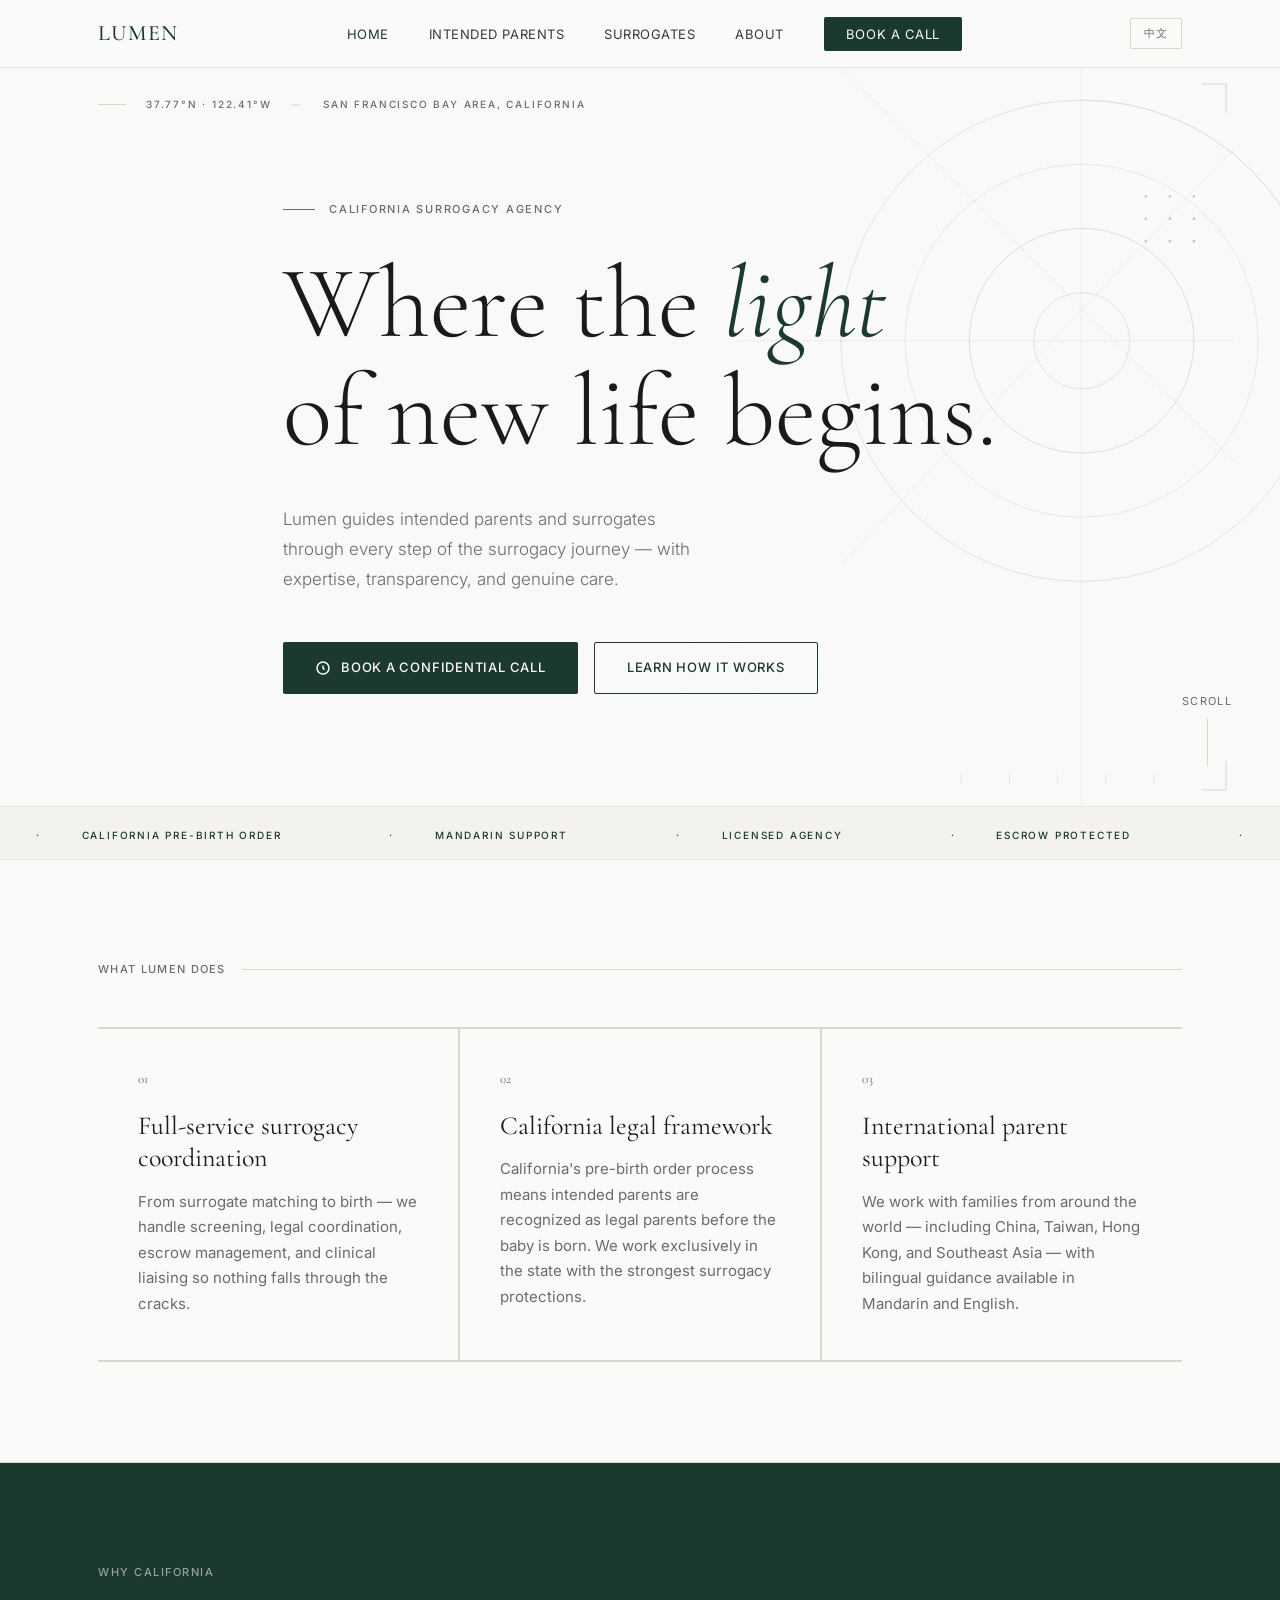
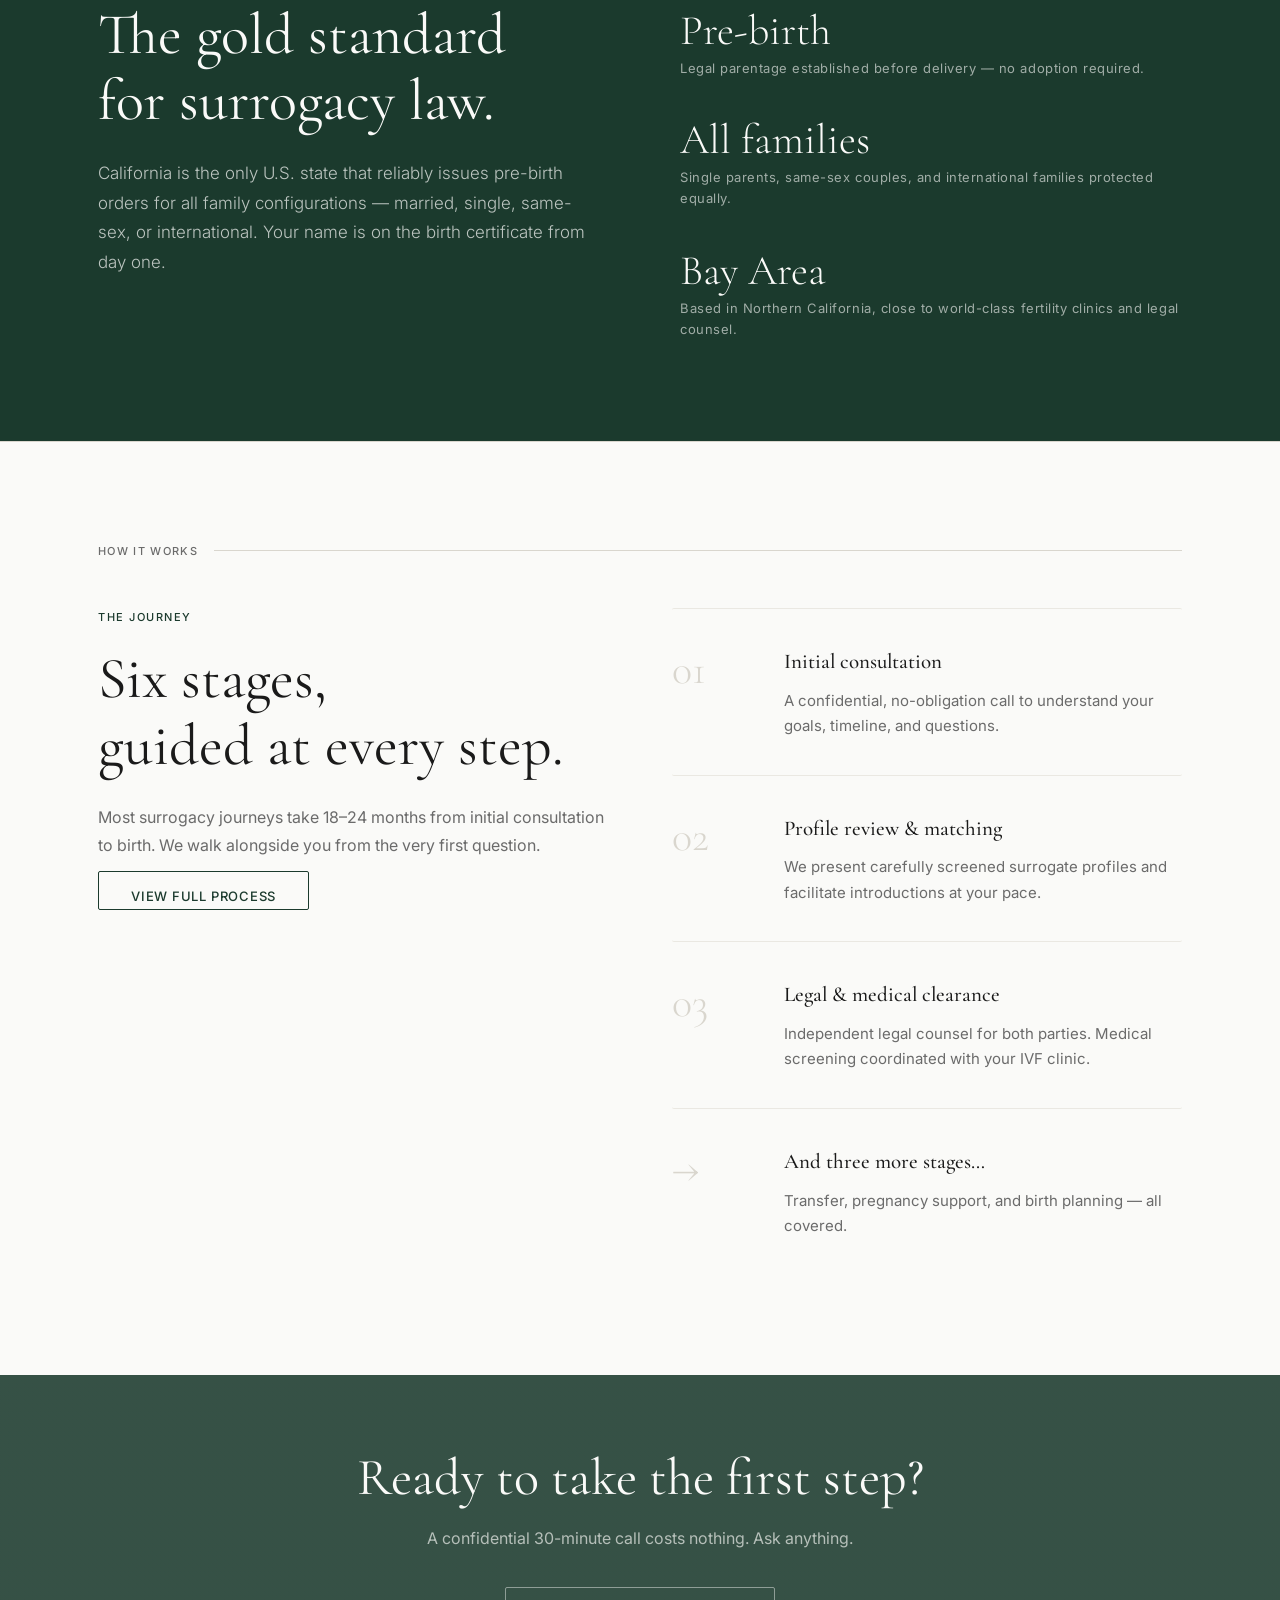
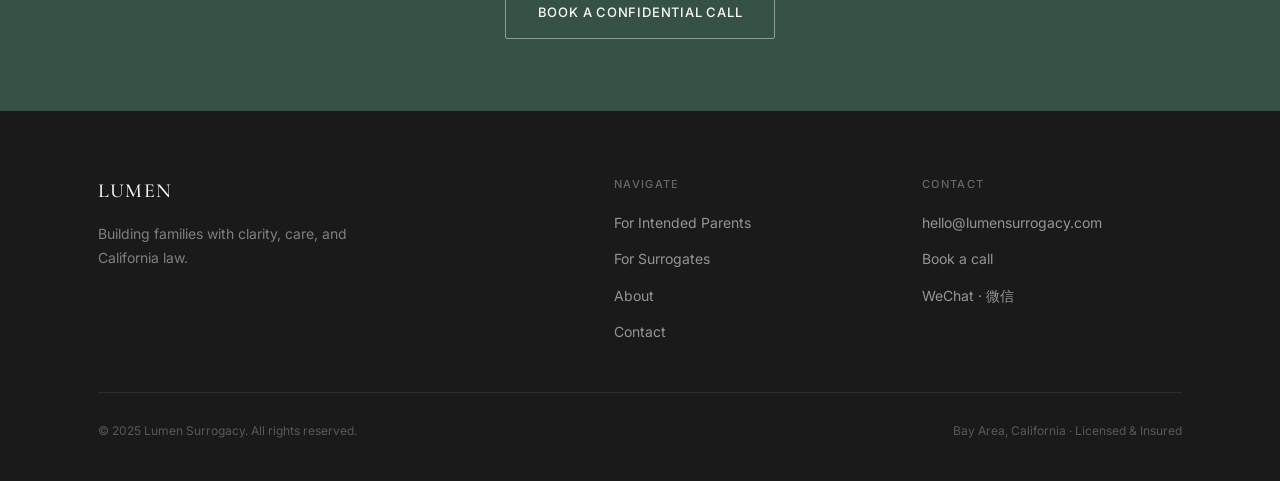
<file: index.html>
<!DOCTYPE html>
<html lang="en">
<head>
  <meta charset="UTF-8" />
  <meta name="viewport" content="width=device-width, initial-scale=1.0" />
  <title>Lumen — California Surrogacy Agency</title>
  <meta name="description" content="Lumen is a California-based surrogacy agency guiding intended parents and surrogates with clarity, care, and legal expertise." />
  <link rel="icon" type="image/svg+xml" href="favicon.svg" />
  <link rel="stylesheet" href="style.css" />
</head>
<body class="page-body">

  <!-- ── Navigation ───────────────────────────────────────── -->
  <nav class="nav" role="navigation">
    <div class="container">
      <a href="index.html" class="nav-brand">Lumen</a>
      <ul class="nav-links" id="nav-links">
        <li><a href="index.html" class="active"><span class="en-text">Home</span><span class="zh-text">首页</span></a></li>
        <li><a href="intended-parents.html"><span class="en-text">Intended Parents</span><span class="zh-text">委托父母</span></a></li>
        <li><a href="surrogates.html"><span class="en-text">Surrogates</span><span class="zh-text">代孕妈妈</span></a></li>
        <li><a href="about.html"><span class="en-text">About</span><span class="zh-text">关于我们</span></a></li>
        <li><a href="contact.html" class="nav-cta"><span class="en-text">Book a Call</span><span class="zh-text">预约咨询</span></a></li>
      </ul>
      <div class="nav-right">
        <button class="lang-toggle" onclick="toggleLang()">中文</button>
        <button class="nav-toggle" aria-label="Toggle menu" onclick="this.classList.toggle('open'); document.getElementById('nav-links').classList.toggle('open')">
          <span></span><span></span><span></span>
        </button>
      </div>
    </div>
  </nav>

  <!-- ── Hero ─────────────────────────────────────────────── -->
  <section class="hero">
    <div class="hero-bg"></div>

    <!-- Futuristic geometric decoration -->
    <svg class="hero-deco" viewBox="0 0 620 920" fill="none" xmlns="http://www.w3.org/2000/svg" aria-hidden="true">
      <!-- Concentric circles — main focal point -->
      <circle cx="430" cy="340" r="300" stroke="#1B3A2D" stroke-width="0.5"/>
      <circle cx="430" cy="340" r="220" stroke="#1B3A2D" stroke-width="0.4"/>
      <circle cx="430" cy="340" r="140" stroke="#1B3A2D" stroke-width="0.6"/>
      <circle cx="430" cy="340" r="60"  stroke="#1B3A2D" stroke-width="0.5"/>
      <!-- Cross-hair lines through circle center -->
      <line x1="430" y1="0"   x2="430" y2="920" stroke="#1B3A2D" stroke-width="0.3"/>
      <line x1="0"   y1="340" x2="620" y2="340" stroke="#1B3A2D" stroke-width="0.3"/>
      <!-- Diagonal lines -->
      <line x1="130" y1="0"   x2="620" y2="490" stroke="#1B3A2D" stroke-width="0.35"/>
      <line x1="620" y1="100" x2="130" y2="620" stroke="#1B3A2D" stroke-width="0.25"/>
      <!-- Arc segments -->
      <path d="M 430 40 A 300 300 0 0 1 730 340" stroke="#1B3A2D" stroke-width="0.3"/>
      <!-- Small dot grid — top right quadrant -->
      <circle cx="510" cy="160" r="1.5" fill="#1B3A2D"/>
      <circle cx="540" cy="160" r="1.5" fill="#1B3A2D"/>
      <circle cx="570" cy="160" r="1.5" fill="#1B3A2D"/>
      <circle cx="510" cy="188" r="1.5" fill="#1B3A2D"/>
      <circle cx="540" cy="188" r="1.5" fill="#1B3A2D"/>
      <circle cx="570" cy="188" r="1.5" fill="#1B3A2D"/>
      <circle cx="510" cy="216" r="1.5" fill="#1B3A2D"/>
      <circle cx="540" cy="216" r="1.5" fill="#1B3A2D"/>
      <circle cx="570" cy="216" r="1.5" fill="#1B3A2D"/>
      <!-- Corner bracket — top right -->
      <path d="M 580 20 L 610 20 L 610 56" stroke="#1B3A2D" stroke-width="0.8"/>
      <!-- Corner bracket — bottom right -->
      <path d="M 580 900 L 610 900 L 610 864" stroke="#1B3A2D" stroke-width="0.8"/>
      <!-- Small measurement tick marks along bottom -->
      <line x1="280" y1="880" x2="280" y2="892" stroke="#1B3A2D" stroke-width="0.5"/>
      <line x1="340" y1="880" x2="340" y2="892" stroke="#1B3A2D" stroke-width="0.5"/>
      <line x1="400" y1="880" x2="400" y2="892" stroke="#1B3A2D" stroke-width="0.5"/>
      <line x1="460" y1="880" x2="460" y2="892" stroke="#1B3A2D" stroke-width="0.5"/>
      <line x1="520" y1="880" x2="520" y2="892" stroke="#1B3A2D" stroke-width="0.5"/>
    </svg>

    <!-- Top location bar -->
    <div class="hero-top-bar">
      <div class="container">
        <div class="hero-coords fade-up">
          <span>37.77°N · 122.41°W</span>
          <span class="hero-coords-sep">—</span>
          <span class="en-text">San Francisco Bay Area, California</span>
          <span class="zh-text">美国加州旧金山湾区</span>
        </div>
      </div>
    </div>

    <div class="container" style="position:relative; z-index:1;">
      <div class="hero-label fade-up">
        <span class="en-text">California Surrogacy Agency</span>
        <span class="zh-text">加州代孕机构</span>
      </div>
      <h1 class="hero-headline fade-up delay-1">
        <span class="en-text">Where the <em>light</em><br>of new life begins.</span>
        <span class="zh-text">新生命之光<br>于此启程</span>
      </h1>
      <p class="hero-sub fade-up delay-2 en-text">
        Lumen guides intended parents and surrogates through every step of the surrogacy journey — with expertise, transparency, and genuine care.
      </p>
      <p class="hero-sub fade-up delay-2 zh-text">
        Lumen 陪伴委托父母与代孕妈妈走过代孕旅程的每一步——以专业、透明与真诚的关怀。
      </p>
      <div class="hero-actions fade-up delay-3">
        <a href="contact.html" class="btn btn-primary">
          <svg viewBox="0 0 16 16" fill="none" stroke="currentColor" stroke-width="1.5"><path d="M2 8a6 6 0 1 0 12 0A6 6 0 0 0 2 8zm6-2.5v2.75l1.5 1.5"/></svg>
          <span class="en-text">Book a confidential call</span>
          <span class="zh-text">预约保密咨询</span>
        </a>
        <a href="intended-parents.html" class="btn btn-outline">
          <span class="en-text">Learn how it works</span>
          <span class="zh-text">了解流程</span>
        </a>
      </div>
    </div>
    <div class="hero-scroll fade-up delay-4">Scroll</div>
  </section>

  <!-- ── Marquee ticker ────────────────────────────────────── -->
  <div class="marquee-strip">
    <div class="marquee-inner">
      <div class="marquee-item"><span>·</span> <span class="en-text">California Pre-Birth Order</span><span class="zh-text">加州出生前法律认定</span></div>
      <div class="marquee-item"><span>·</span> <span class="en-text">Mandarin Support</span><span class="zh-text">全程普通话服务</span></div>
      <div class="marquee-item"><span>·</span> <span class="en-text">Licensed Agency</span><span class="zh-text">持牌代孕机构</span></div>
      <div class="marquee-item"><span>·</span> <span class="en-text">Escrow Protected</span><span class="zh-text">第三方托管保障</span></div>
      <div class="marquee-item"><span>·</span> <span class="en-text">International Families Welcome</span><span class="zh-text">欢迎国际家庭</span></div>
      <div class="marquee-item"><span>·</span> <span class="en-text">Bay Area, California</span><span class="zh-text">湾区，加利福尼亚</span></div>
      <div class="marquee-item"><span>·</span> <span class="en-text">Same-Sex Families Welcome</span><span class="zh-text">欢迎同性家庭</span></div>
      <div class="marquee-item"><span>·</span> <span class="en-text">Boutique Case Management</span><span class="zh-text">精品全程服务</span></div>
    </div>
  </div>

  <!-- ── What we do ───────────────────────────────────────── -->
  <section class="section">
    <div class="container">
      <div class="label-rule reveal">
        <span><span class="en-text">What Lumen does</span><span class="zh-text">Lumen 的服务</span></span>
      </div>
      <div class="grid-3 reveal reveal-d1" style="border: 1px solid var(--border);">

        <div class="pillar">
          <div class="pillar-num">01</div>
          <h3>
            <span class="en-text">Full-service surrogacy coordination</span>
            <span class="zh-text">全流程代孕协调</span>
          </h3>
          <p class="en-text">From surrogate matching to birth — we handle screening, legal coordination, escrow management, and clinical liaising so nothing falls through the cracks.</p>
          <p class="zh-text">从配对到分娩，我们负责筛查、法律协调、托管管理及临床联络，确保全程无遗漏。</p>
        </div>

        <div class="pillar">
          <div class="pillar-num">02</div>
          <h3>
            <span class="en-text">California legal framework</span>
            <span class="zh-text">加州法律框架保障</span>
          </h3>
          <p class="en-text">California's pre-birth order process means intended parents are recognized as legal parents before the baby is born. We work exclusively in the state with the strongest surrogacy protections.</p>
          <p class="zh-text">加州出生前法令确保委托父母在孩子出生前即取得法定亲权，无需收养程序。我们专注于拥有最强代孕保护的州。</p>
        </div>

        <div class="pillar">
          <div class="pillar-num">03</div>
          <h3>
            <span class="en-text">International parent support</span>
            <span class="zh-text">国际家庭专项支持</span>
          </h3>
          <p class="en-text">We work with families from around the world — including China, Taiwan, Hong Kong, and Southeast Asia — with bilingual guidance available in Mandarin and English.</p>
          <p class="zh-text">我们服务来自中国大陆、台湾、香港、新加坡等地的国际家庭，提供中英双语全程指导。</p>
        </div>

      </div>
    </div>
  </section>

  <hr class="rule" />

  <!-- ── Why California ────────────────────────────────────── -->
  <section class="section section--green">
    <div class="container">
      <div class="eyebrow reveal">
        <span class="en-text">Why California</span>
        <span class="zh-text">为什么选择加州</span>
      </div>
      <div class="two-col">
        <div class="reveal reveal-d1">
          <h2 class="section-heading">
            <span class="en-text">The gold standard<br>for surrogacy law.</span>
            <span class="zh-text">代孕法律的<br>黄金标准。</span>
          </h2>
          <p class="section-sub en-text">California is the only U.S. state that reliably issues pre-birth orders for all family configurations — married, single, same-sex, or international. Your name is on the birth certificate from day one.</p>
          <p class="section-sub zh-text">加州是全美唯一对所有家庭结构均可发出出生前法令的州。无论已婚、单身、同性还是国际家庭，您的姓名将从第一天起出现在出生证明上。</p>
        </div>
        <div class="reveal reveal-d2">
          <div style="display: flex; flex-direction: column; gap: 40px; padding-top: 8px;">
            <div>
              <div class="stat-num" style="font-size: 42px; margin-bottom: 6px;">
                <span class="en-text">Pre-birth</span><span class="zh-text">出生前认定</span>
              </div>
              <div class="stat-label en-text">Legal parentage established before delivery — no adoption required.</div>
              <div class="stat-label zh-text">出生前即确立法定亲权，无需收养程序。</div>
            </div>
            <div>
              <div class="stat-num" style="font-size: 42px; margin-bottom: 6px;">
                <span class="en-text">All families</span><span class="zh-text">所有家庭</span>
              </div>
              <div class="stat-label en-text">Single parents, same-sex couples, and international families protected equally.</div>
              <div class="stat-label zh-text">单亲、同性及国际家庭，受同等法律保护。</div>
            </div>
            <div>
              <div class="stat-num" style="font-size: 42px; margin-bottom: 6px;">
                <span class="en-text">Bay Area</span><span class="zh-text">湾区</span>
              </div>
              <div class="stat-label en-text">Based in Northern California, close to world-class fertility clinics and legal counsel.</div>
              <div class="stat-label zh-text">位于北加州，紧邻顶级生殖诊所与专业律所。</div>
            </div>
          </div>
        </div>
      </div>
    </div>
  </section>

  <hr class="rule" />

  <!-- ── Process teaser ───────────────────────────────────── -->
  <section class="section">
    <div class="container">
      <div class="label-rule reveal">
        <span><span class="en-text">How it works</span><span class="zh-text">流程概览</span></span>
      </div>
      <div class="two-col" style="gap: 64px;">
        <div class="reveal reveal-d1">
          <div class="eyebrow">
            <span class="en-text">The journey</span><span class="zh-text">旅程</span>
          </div>
          <h2 class="section-heading">
            <span class="en-text">Six stages,<br>guided at every step.</span>
            <span class="zh-text">六个阶段，<br>全程陪伴。</span>
          </h2>
          <p style="font-size: 16px; color: var(--ink-3); line-height: 1.75; margin-bottom: 12px;" class="en-text">Most surrogacy journeys take 18–24 months from initial consultation to birth. We walk alongside you from the very first question.</p>
          <p style="font-size: 16px; color: var(--ink-3); line-height: 1.75; margin-bottom: 36px;" class="zh-text">大多数代孕旅程从初次咨询到分娩需要18至24个月。从您的第一个问题起，我们全程同行。</p>
          <a href="intended-parents.html" class="btn btn-outline ul-link">
            <span class="en-text">View full process</span>
            <span class="zh-text">查看完整流程</span>
          </a>
        </div>
        <div class="reveal reveal-d2">
          <div class="timeline" style="gap: 0;">
            <div class="timeline-step">
              <div class="step-num">01</div>
              <div class="step-content">
                <h4><span class="en-text">Initial consultation</span><span class="zh-text">初次咨询</span></h4>
                <p class="en-text">A confidential, no-obligation call to understand your goals, timeline, and questions.</p>
                <p class="zh-text">保密通话，了解您的需求、时间安排与疑问，零承诺。</p>
              </div>
            </div>
            <div class="timeline-step">
              <div class="step-num">02</div>
              <div class="step-content">
                <h4><span class="en-text">Profile review &amp; matching</span><span class="zh-text">资料审核与配对</span></h4>
                <p class="en-text">We present carefully screened surrogate profiles and facilitate introductions at your pace.</p>
                <p class="zh-text">我们提供经严格审核的代孕妈妈档案，按您的节奏推进配对。</p>
              </div>
            </div>
            <div class="timeline-step">
              <div class="step-num">03</div>
              <div class="step-content">
                <h4><span class="en-text">Legal &amp; medical clearance</span><span class="zh-text">法律与医疗审核</span></h4>
                <p class="en-text">Independent legal counsel for both parties. Medical screening coordinated with your IVF clinic.</p>
                <p class="zh-text">双方独立法律顾问，医疗筛查与您的IVF诊所协调配合。</p>
              </div>
            </div>
            <div class="timeline-step" style="border-bottom: none;">
              <div class="step-num">→</div>
              <div class="step-content">
                <h4><span class="en-text">And three more stages…</span><span class="zh-text">以及三个更多阶段……</span></h4>
                <p class="en-text">Transfer, pregnancy support, and birth planning — all covered.</p>
                <p class="zh-text">移植、妊娠支持、分娩规划，全程覆盖。</p>
              </div>
            </div>
          </div>
        </div>
      </div>
    </div>
  </section>

  <!-- ── CTA band ──────────────────────────────────────────── -->
  <div class="callout-band">
    <div class="container text-center">
      <h2 class="reveal">
        <span class="en-text">Ready to take the first step?</span>
        <span class="zh-text">准备好迈出第一步了吗？</span>
      </h2>
      <p class="reveal reveal-d1 en-text">A confidential 30-minute call costs nothing. Ask anything.</p>
      <p class="reveal reveal-d1 zh-text">30分钟保密咨询，零费用，畅所欲言。</p>
      <a href="contact.html" class="btn btn-outline-light reveal reveal-d2">
        <span class="en-text">Book a confidential call</span>
        <span class="zh-text">预约保密咨询</span>
      </a>
    </div>
  </div>

  <!-- ── Footer ────────────────────────────────────────────── -->
  <footer class="footer">
    <div class="container">
      <div class="footer-inner">
        <div>
          <div class="footer-brand">Lumen</div>
          <div class="footer-tagline en-text">Building families with clarity, care, and California law.</div>
          <div class="footer-tagline zh-text">以清晰、关怀与加州法律，守护每个家庭的诞生。</div>
        </div>
        <div class="footer-col">
          <h4><span class="en-text">Navigate</span><span class="zh-text">导航</span></h4>
          <ul>
            <li><a href="intended-parents.html" class="ul-link"><span class="en-text">For Intended Parents</span><span class="zh-text">委托父母</span></a></li>
            <li><a href="surrogates.html" class="ul-link"><span class="en-text">For Surrogates</span><span class="zh-text">代孕妈妈</span></a></li>
            <li><a href="about.html" class="ul-link"><span class="en-text">About</span><span class="zh-text">关于我们</span></a></li>
            <li><a href="contact.html" class="ul-link"><span class="en-text">Contact</span><span class="zh-text">联系我们</span></a></li>
          </ul>
        </div>
        <div class="footer-col">
          <h4><span class="en-text">Contact</span><span class="zh-text">联系</span></h4>
          <ul>
            <li><a href="mailto:hello@lumensurrogacy.com" class="ul-link">hello@lumensurrogacy.com</a></li>
            <li><a href="contact.html" class="ul-link"><span class="en-text">Book a call</span><span class="zh-text">预约通话</span></a></li>
            <li><a href="contact.html" class="ul-link">WeChat · 微信</a></li>
          </ul>
        </div>
      </div>
      <div class="footer-bottom">
        <span class="en-text">© 2025 Lumen Surrogacy. All rights reserved.</span>
        <span class="zh-text">© 2025 Lumen Surrogacy 版权所有</span>
        <span><span class="en-text">Bay Area, California · Licensed &amp; Insured</span><span class="zh-text">加州湾区 · 持牌运营</span></span>
      </div>
    </div>
  </footer>

  <script src="lumen.js"></script>
</body>
</html>
</file>
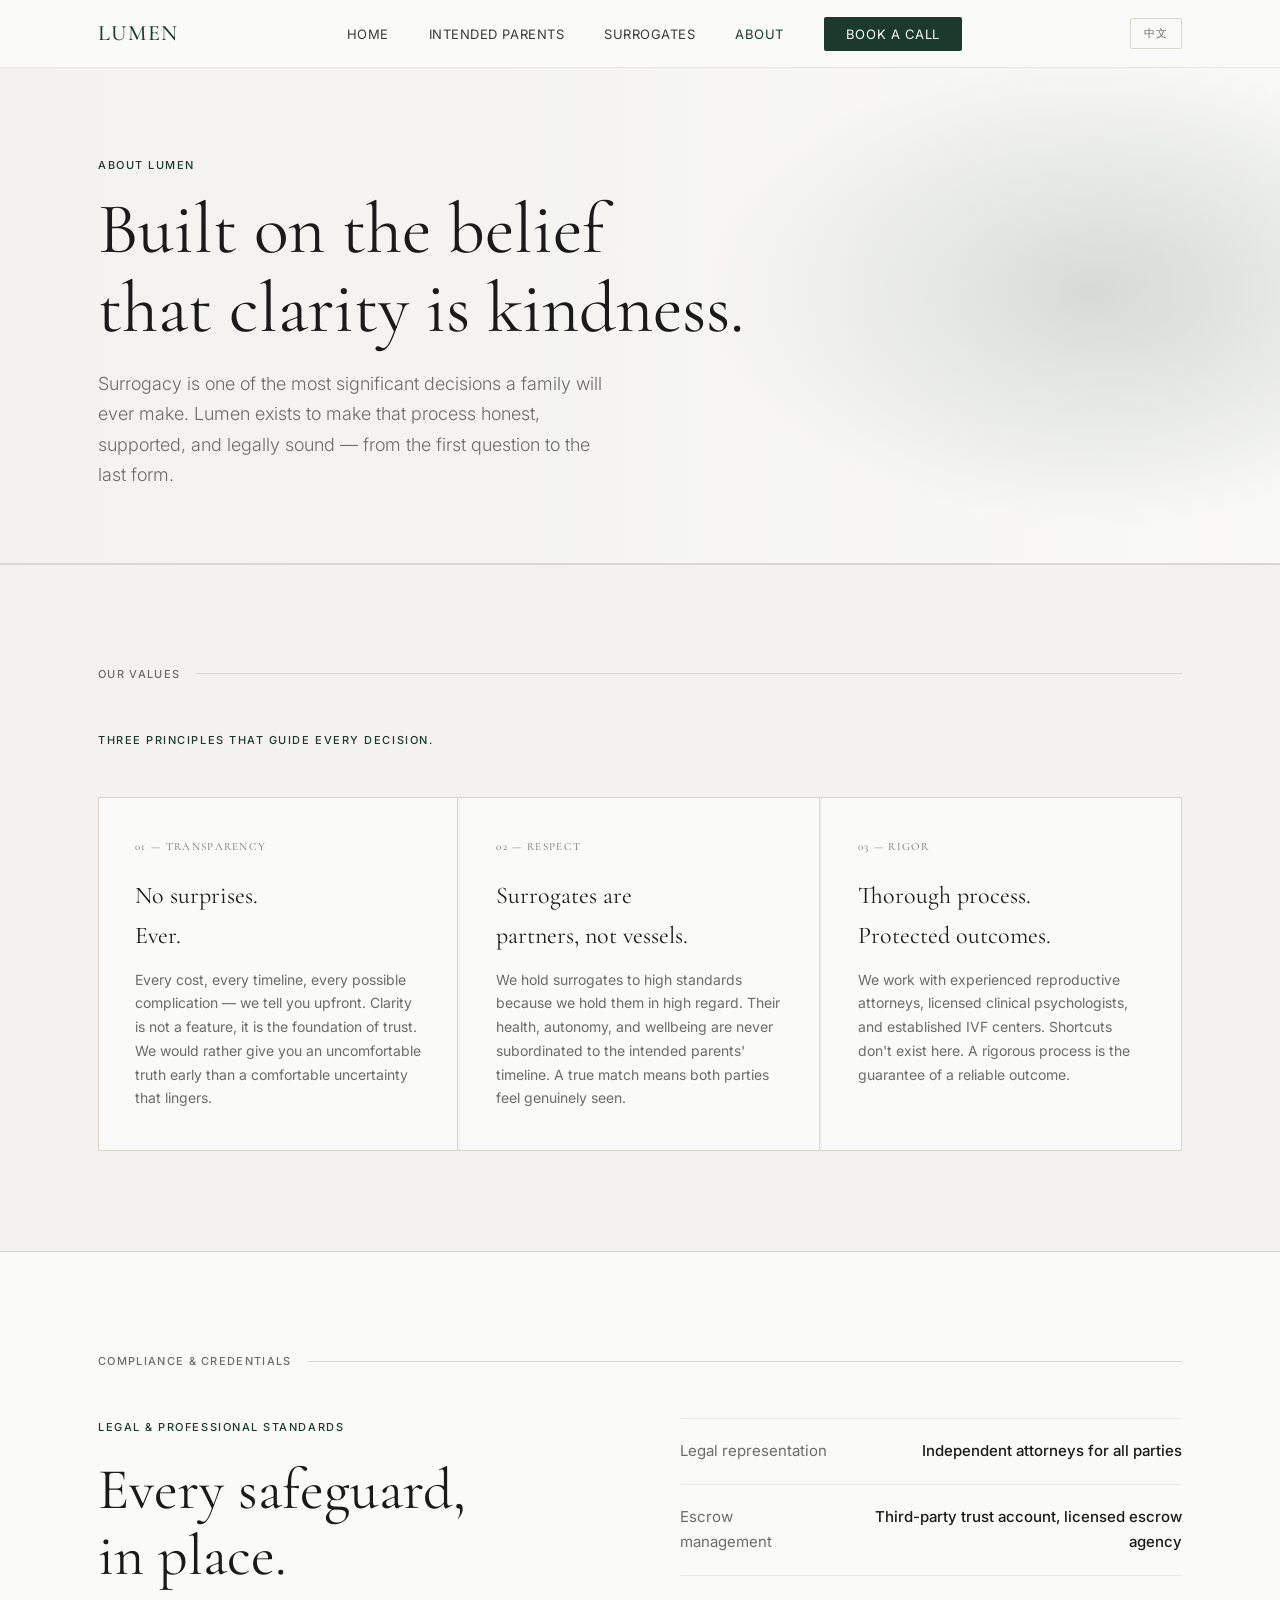
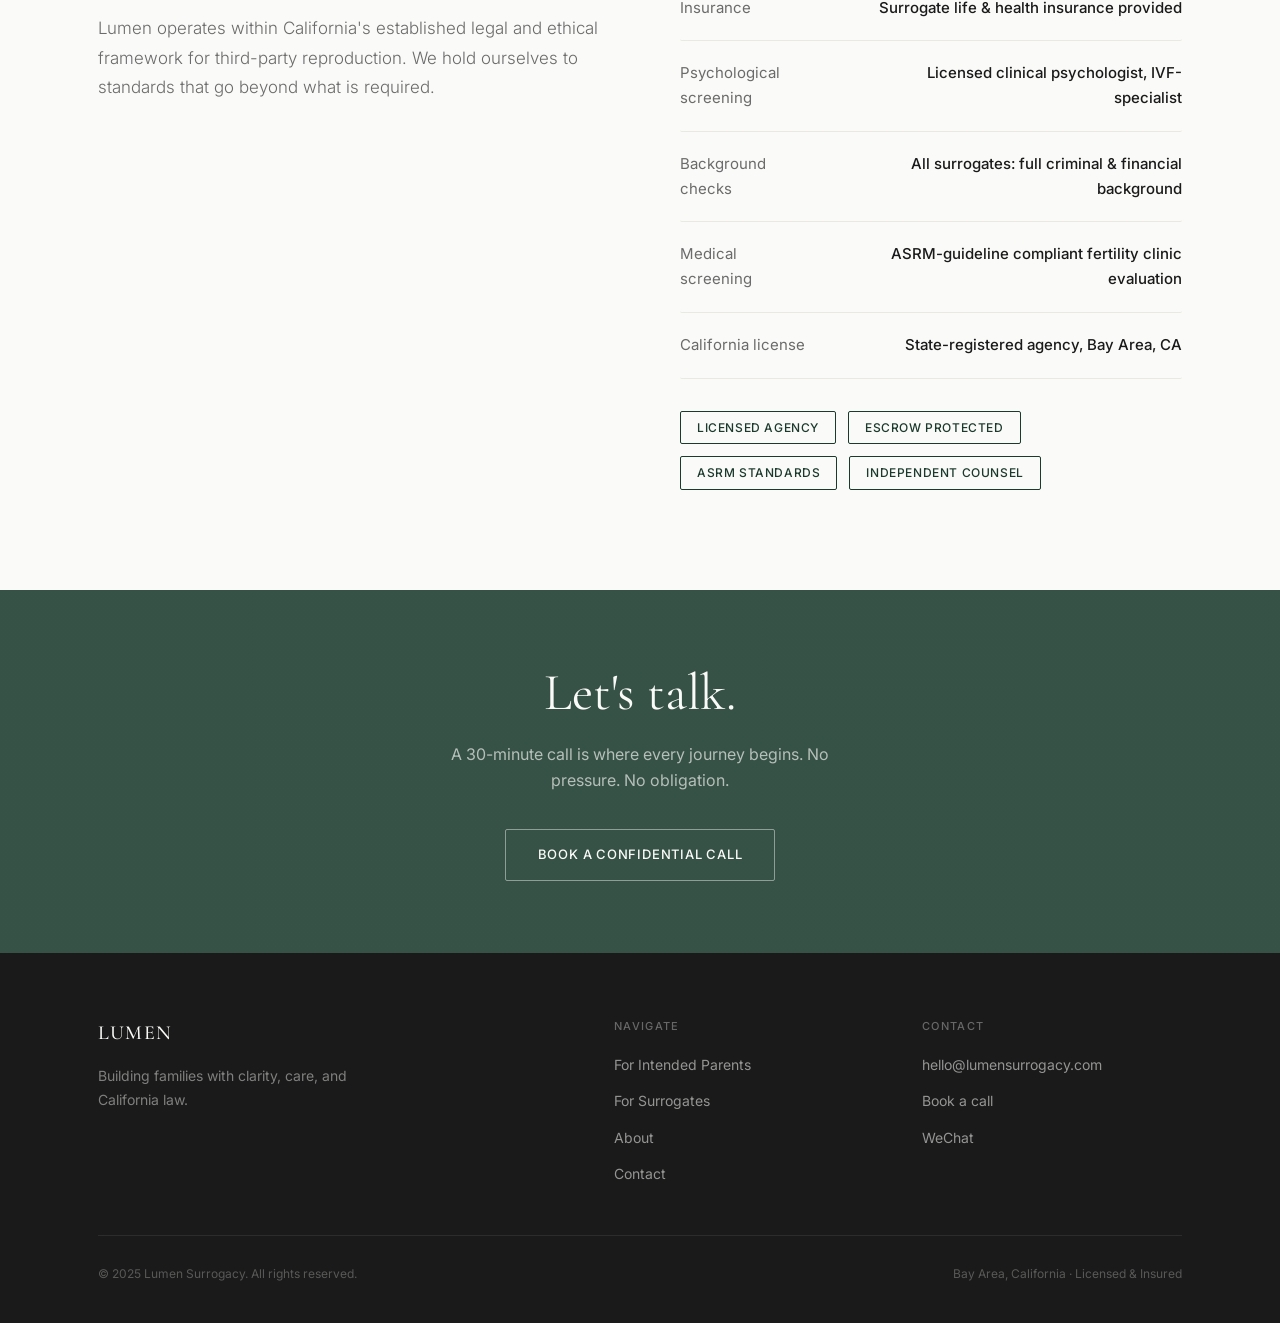
<file: about.html>
<!DOCTYPE html>
<html lang="en">
<head>
  <meta charset="UTF-8" />
  <meta name="viewport" content="width=device-width, initial-scale=1.0" />
  <title>About — Lumen</title>
  <meta name="description" content="Lumen is a California surrogacy agency founded on the belief that every family deserves to grow with dignity, transparency, and expert support." />
  <link rel="icon" type="image/svg+xml" href="favicon.svg" />
  <link rel="stylesheet" href="style.css" />
</head>
<body class="page-body">

  <!-- ── Navigation ───────────────────────────────────────── -->
  <nav class="nav" role="navigation">
    <div class="container">
      <a href="index.html" class="nav-brand">Lumen</a>
      <ul class="nav-links" id="nav-links">
        <li><a href="index.html"><span class="en-text">Home</span><span class="zh-text">首页</span></a></li>
        <li><a href="intended-parents.html"><span class="en-text">Intended Parents</span><span class="zh-text">委托父母</span></a></li>
        <li><a href="surrogates.html"><span class="en-text">Surrogates</span><span class="zh-text">代孕妈妈</span></a></li>
        <li><a href="about.html" class="active"><span class="en-text">About</span><span class="zh-text">关于我们</span></a></li>
        <li><a href="contact.html" class="nav-cta"><span class="en-text">Book a Call</span><span class="zh-text">预约咨询</span></a></li>
      </ul>
      <div class="nav-right">
        <button class="lang-toggle" onclick="toggleLang()">中文</button>
        <button class="nav-toggle" aria-label="Toggle menu" onclick="this.classList.toggle('open'); document.getElementById('nav-links').classList.toggle('open')">
          <span></span><span></span><span></span>
        </button>
      </div>
    </div>
  </nav>

  <!-- ── Page hero ─────────────────────────────────────────── -->
  <section class="page-hero">
    <div class="container">
      <div class="eyebrow fade-up"><span class="en-text">About Lumen</span><span class="zh-text">关于我们</span></div>
      <h1 class="fade-up delay-1">
        <span class="en-text">Built on the belief<br>that clarity is kindness.</span>
        <span class="zh-text">我们相信：清晰，即是善意。</span>
      </h1>
      <p class="en-text fade-up delay-2">Surrogacy is one of the most significant decisions a family will ever make. Lumen exists to make that process honest, supported, and legally sound — from the first question to the last form.</p>
      <p class="zh-text fade-up delay-2">代孕是家庭最重要的决定之一。Lumen 的使命，是让这一过程诚实、有支撑、且在法律上无懈可击——从第一个问题到最后一份文件。</p>
    </div>
  </section>

  <hr class="rule" />

  <!-- Founder section hidden — to be added when ready -->

  <!-- ── Values ────────────────────────────────────────────── -->
  <section class="section section--cream-2">
    <div class="container">
      <div class="label-rule reveal"><span><span class="en-text">Our values</span><span class="zh-text">我们的价值观</span></span></div>
      <div class="eyebrow mb-32 reveal reveal-d1" style="margin-bottom: 48px;"><span class="en-text">Three principles that guide every decision.</span><span class="zh-text">三项原则，指引每一个决定。</span></div>
      <div class="value-grid">
        <div class="value-card reveal">
          <div class="value-num"><span class="en-text">01 — Transparency</span><span class="zh-text">01 — 透明</span></div>
          <h3>
            <span class="en-text">No surprises.<br>Ever.</span>
            <span class="zh-text">永不留惊喜。</span>
          </h3>
          <p class="en-text">Every cost, every timeline, every possible complication — we tell you upfront. Clarity is not a feature, it is the foundation of trust. We would rather give you an uncomfortable truth early than a comfortable uncertainty that lingers.</p>
          <p class="zh-text">每项费用、每个时间节点、每种可能的并发症——我们提前告知。清晰不是附加功能，而是信任的基础。我们宁愿早给您一个让人不舒服的真相，也不愿让您在不确定中迟迟等待。</p>
        </div>
        <div class="value-card reveal reveal-d1">
          <div class="value-num"><span class="en-text">02 — Respect</span><span class="zh-text">02 — 尊重</span></div>
          <h3>
            <span class="en-text">Surrogates are<br>partners, not vessels.</span>
            <span class="zh-text">代孕妈妈是伙伴，不是工具。</span>
          </h3>
          <p class="en-text">We hold surrogates to high standards because we hold them in high regard. Their health, autonomy, and wellbeing are never subordinated to the intended parents' timeline. A true match means both parties feel genuinely seen.</p>
          <p class="zh-text">我们对代孕妈妈要求严格，正因为我们极度尊重她们。她们的健康、自主权与幸福感永远不会屈从于委托父母的时间表。真正的配对意味着双方都感到被真诚看见。</p>
        </div>
        <div class="value-card reveal reveal-d2">
          <div class="value-num"><span class="en-text">03 — Rigor</span><span class="zh-text">03 — 严谨</span></div>
          <h3>
            <span class="en-text">Thorough process.<br>Protected outcomes.</span>
            <span class="zh-text">严谨流程，保障结果。</span>
          </h3>
          <p class="en-text">We work with experienced reproductive attorneys, licensed clinical psychologists, and established IVF centers. Shortcuts don't exist here. A rigorous process is the guarantee of a reliable outcome.</p>
          <p class="zh-text">我们与经验丰富的生殖律师、持牌临床心理医生及顶级IVF中心合作。这里不存在捷径。严谨的流程是可靠结果的保证。</p>
        </div>
      </div>
    </div>
  </section>

  <hr class="rule" />

  <!-- ── Compliance ────────────────────────────────────────── -->
  <section class="section">
    <div class="container">
      <div class="label-rule"><span><span class="en-text">Compliance &amp; credentials</span><span class="zh-text">合规与资质</span></span></div>
      <div class="two-col">
        <div>
          <div class="eyebrow"><span class="en-text">Legal &amp; professional standards</span><span class="zh-text">法律与专业标准</span></div>
          <h2 class="section-heading">
            <span class="en-text">Every safeguard,<br>in place.</span>
            <span class="zh-text">每项保障，悉数到位。</span>
          </h2>
          <p class="section-sub en-text">Lumen operates within California's established legal and ethical framework for third-party reproduction. We hold ourselves to standards that go beyond what is required.</p>
          <p class="section-sub zh-text">Lumen 在加州第三方生育的既定法律与道德框架内运营。我们对自己的要求超出法规所需。</p>
        </div>
        <div>
          <div class="info-list">
            <div class="info-item">
              <span class="info-key"><span class="en-text">Legal representation</span><span class="zh-text">法律代理</span></span>
              <span class="info-val"><span class="en-text">Independent attorneys for all parties</span><span class="zh-text">各方独立律师代理</span></span>
            </div>
            <div class="info-item">
              <span class="info-key"><span class="en-text">Escrow management</span><span class="zh-text">托管管理</span></span>
              <span class="info-val"><span class="en-text">Third-party trust account, licensed escrow agency</span><span class="zh-text">第三方信托账户，持牌托管机构</span></span>
            </div>
            <div class="info-item">
              <span class="info-key"><span class="en-text">Insurance</span><span class="zh-text">保险</span></span>
              <span class="info-val"><span class="en-text">Surrogate life &amp; health insurance provided</span><span class="zh-text">提供代孕妈妈人寿及健康保险</span></span>
            </div>
            <div class="info-item">
              <span class="info-key"><span class="en-text">Psychological screening</span><span class="zh-text">心理筛查</span></span>
              <span class="info-val"><span class="en-text">Licensed clinical psychologist, IVF-specialist</span><span class="zh-text">持牌临床心理医生，IVF专项</span></span>
            </div>
            <div class="info-item">
              <span class="info-key"><span class="en-text">Background checks</span><span class="zh-text">背景调查</span></span>
              <span class="info-val"><span class="en-text">All surrogates: full criminal &amp; financial background</span><span class="zh-text">所有代孕妈妈：完整犯罪与财务背景调查</span></span>
            </div>
            <div class="info-item">
              <span class="info-key"><span class="en-text">Medical screening</span><span class="zh-text">医疗筛查</span></span>
              <span class="info-val"><span class="en-text">ASRM-guideline compliant fertility clinic evaluation</span><span class="zh-text">符合ASRM指南的生殖诊所评估</span></span>
            </div>
            <div class="info-item">
              <span class="info-key"><span class="en-text">California license</span><span class="zh-text">加州许可证</span></span>
              <span class="info-val"><span class="en-text">State-registered agency, Bay Area, CA</span><span class="zh-text">州注册机构，加州湾区</span></span>
            </div>
          </div>
          <div class="badge-row mt-32">
            <span class="badge-chip"><span class="en-text">Licensed Agency</span><span class="zh-text">持牌机构</span></span>
            <span class="badge-chip"><span class="en-text">Escrow Protected</span><span class="zh-text">托管保护</span></span>
            <span class="badge-chip"><span class="en-text">ASRM Standards</span><span class="zh-text">ASRM标准</span></span>
            <span class="badge-chip"><span class="en-text">Independent Counsel</span><span class="zh-text">独立法律顾问</span></span>
          </div>
        </div>
      </div>
    </div>
  </section>

  <!-- ── CTA band ──────────────────────────────────────────── -->
  <div class="callout-band">
    <div class="container text-center">
      <h2 class="reveal">
        <span class="en-text">Let's talk.</span>
        <span class="zh-text">让我们谈谈。</span>
      </h2>
      <p class="reveal reveal-d1 en-text">A 30-minute call is where every journey begins. No pressure. No obligation.</p>
      <p class="reveal reveal-d1 zh-text">30分钟通话，开启每段旅程。零压力，零承诺。</p>
      <a href="contact.html" class="btn btn-outline-light reveal reveal-d2">
        <span class="en-text">Book a confidential call</span>
        <span class="zh-text">预约保密咨询</span>
      </a>
    </div>
  </div>

  <!-- ── Footer ────────────────────────────────────────────── -->
  <footer class="footer">
    <div class="container">
      <div class="footer-inner">
        <div>
          <div class="footer-brand">Lumen</div>
          <div class="footer-tagline">Building families with clarity, care, and California law.</div>
        </div>
        <div class="footer-col">
          <h4>Navigate</h4>
          <ul>
            <li><a href="intended-parents.html">For Intended Parents</a></li>
            <li><a href="surrogates.html">For Surrogates</a></li>
            <li><a href="about.html">About</a></li>
            <li><a href="contact.html">Contact</a></li>
          </ul>
        </div>
        <div class="footer-col">
          <h4>Contact</h4>
          <ul>
            <li><a href="mailto:hello@lumensurrogacy.com">hello@lumensurrogacy.com</a></li>
            <li><a href="contact.html">Book a call</a></li>
            <li><a href="contact.html">WeChat</a></li>
          </ul>
        </div>
      </div>
      <div class="footer-bottom">
        <span>© 2025 Lumen Surrogacy. All rights reserved.</span>
        <span>Bay Area, California · Licensed &amp; Insured</span>
      </div>
    </div>
  </footer>

  <script src="lumen.js"></script>
</body>
</html>
</file>
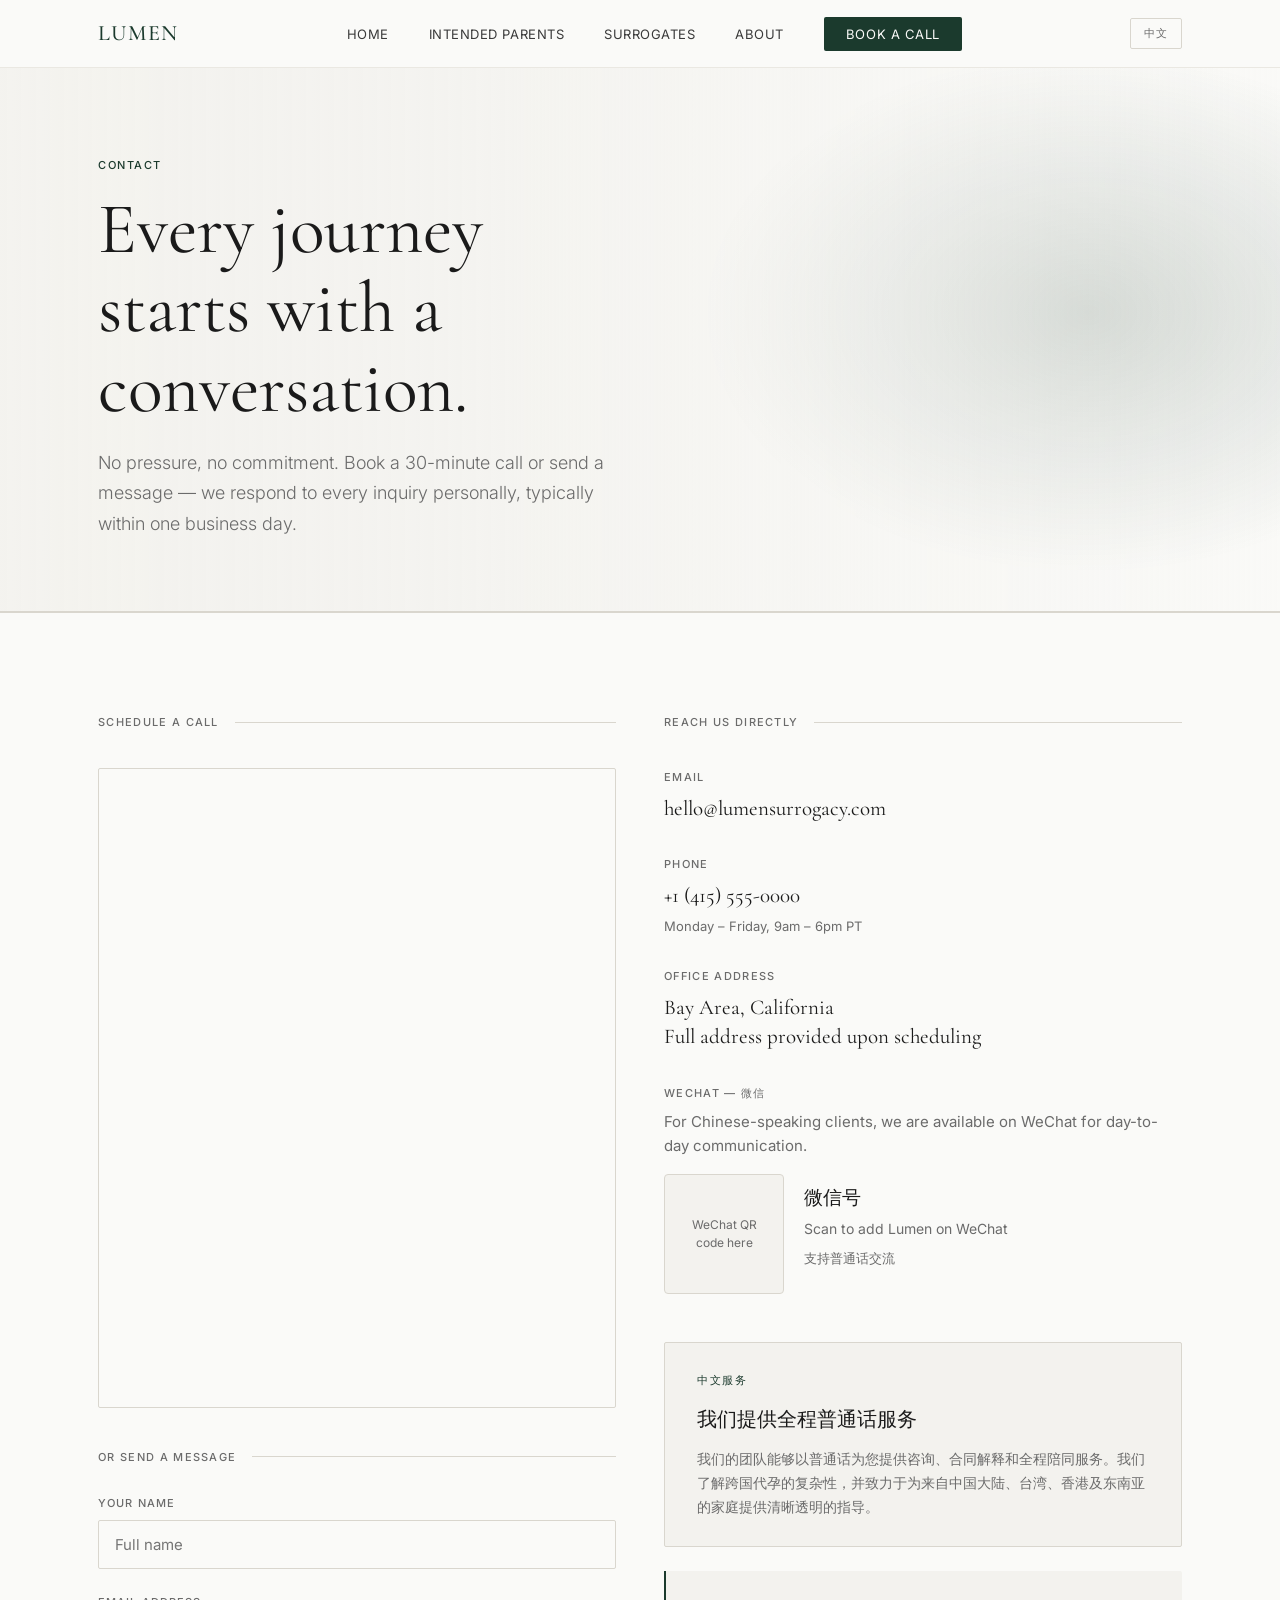
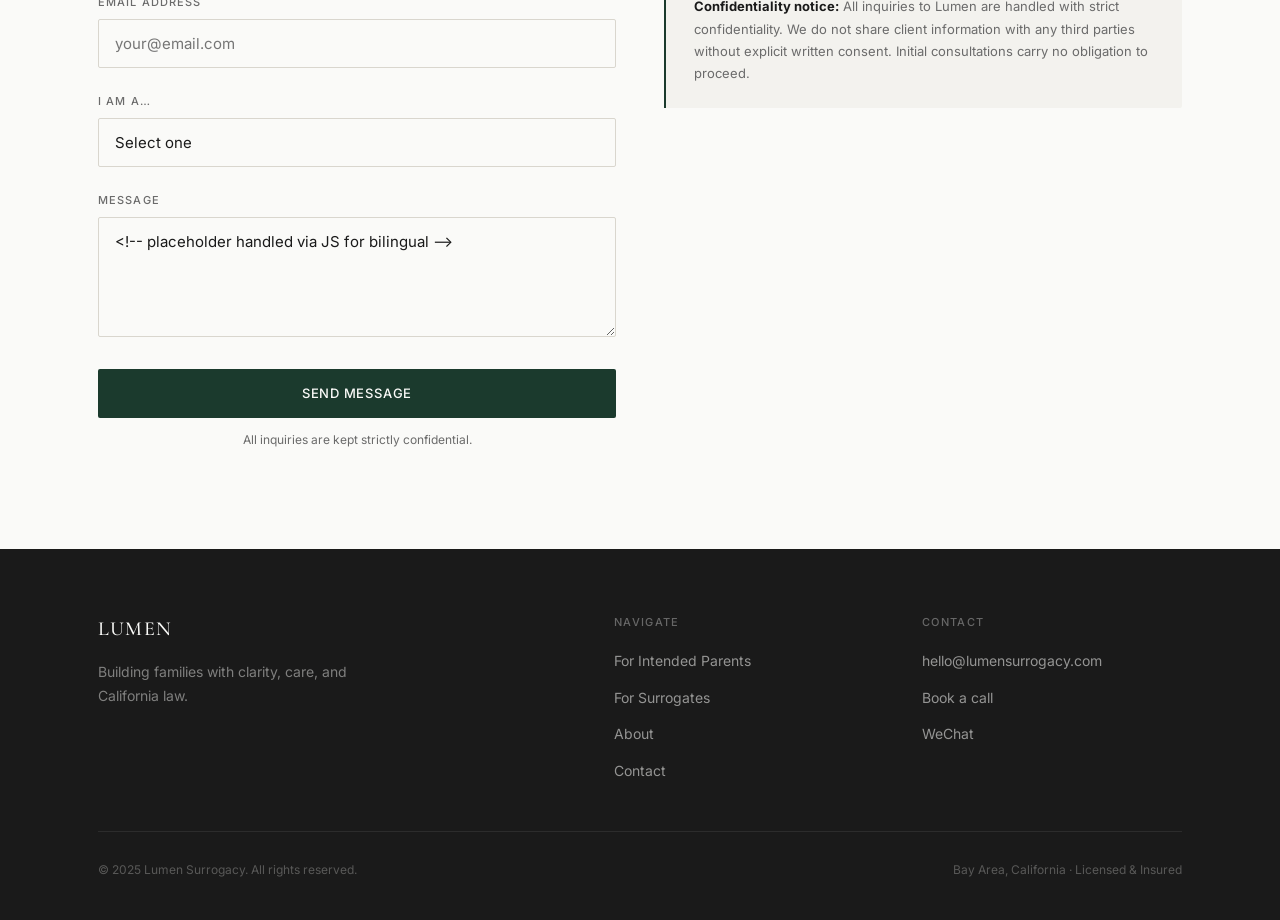
<file: contact.html>
<!DOCTYPE html>
<html lang="en">
<head>
  <meta charset="UTF-8" />
  <meta name="viewport" content="width=device-width, initial-scale=1.0" />
  <title>Contact — Lumen</title>
  <meta name="description" content="Book a confidential call with Lumen. Reach us by email, WeChat, or schedule time directly on our calendar." />
  <link rel="icon" type="image/svg+xml" href="favicon.svg" />
  <link rel="stylesheet" href="style.css" />
</head>
<body class="page-body">

  <!-- ── Navigation ───────────────────────────────────────── -->
  <nav class="nav" role="navigation">
    <div class="container">
      <a href="index.html" class="nav-brand">Lumen</a>
      <ul class="nav-links" id="nav-links">
        <li><a href="index.html"><span class="en-text">Home</span><span class="zh-text">首页</span></a></li>
        <li><a href="intended-parents.html"><span class="en-text">Intended Parents</span><span class="zh-text">委托父母</span></a></li>
        <li><a href="surrogates.html"><span class="en-text">Surrogates</span><span class="zh-text">代孕妈妈</span></a></li>
        <li><a href="about.html"><span class="en-text">About</span><span class="zh-text">关于我们</span></a></li>
        <li><a href="contact.html" class="nav-cta active"><span class="en-text">Book a Call</span><span class="zh-text">预约咨询</span></a></li>
      </ul>
      <div class="nav-right">
        <button class="lang-toggle" onclick="toggleLang()">中文</button>
        <button class="nav-toggle" aria-label="Toggle menu" onclick="this.classList.toggle('open'); document.getElementById('nav-links').classList.toggle('open')">
          <span></span><span></span><span></span>
        </button>
      </div>
    </div>
  </nav>

  <!-- ── Page hero ─────────────────────────────────────────── -->
  <section class="page-hero">
    <div class="container">
      <div class="eyebrow fade-up"><span class="en-text">Contact</span><span class="zh-text">联系我们</span></div>
      <h1 class="fade-up delay-1">
        <span class="en-text">Every journey<br>starts with a conversation.</span>
        <span class="zh-text">每段旅程，始于一次对话。</span>
      </h1>
      <p class="en-text fade-up delay-2">No pressure, no commitment. Book a 30-minute call or send a message — we respond to every inquiry personally, typically within one business day.</p>
      <p class="zh-text fade-up delay-2">无压力，无承诺。预约30分钟通话或发送消息——我们亲自回复每一条询问，通常在一个工作日内。</p>
    </div>
  </section>

  <hr class="rule" />

  <!-- ── Main contact section ──────────────────────────────── -->
  <section class="section">
    <div class="container">
      <div class="contact-row">

        <!-- Left: Calendly + form -->
        <div>
          <div class="label-rule" style="margin-bottom: 36px;"><span><span class="en-text">Schedule a call</span><span class="zh-text">预约通话</span></span></div>

          <!-- Calendly inline embed — replace data-url with your actual Calendly link -->
          <div
            class="calendly-inline-widget"
            data-url="https://calendly.com/lumensurrogacy/30min?hide_landing_page_details=1&hide_gdpr_banner=1&primary_color=1B3A2D"
            style="min-width:100%; height:640px; border:1px solid var(--border); border-radius:2px; overflow:hidden;">
          </div>
          <script async src="https://assets.calendly.com/assets/external/widget.js"></script>

          <!-- Fallback if Calendly isn't connected yet -->
          <noscript>
            <div class="calendly-placeholder">
              <svg width="32" height="32" viewBox="0 0 24 24" fill="none" stroke="currentColor" stroke-width="1.2" color="var(--border)"><rect x="3" y="4" width="18" height="18" rx="2"/><path d="M16 2v4M8 2v4M3 10h18"/></svg>
              <p>Calendly scheduling will appear here.<br>Add your Calendly link to activate.</p>
            </div>
          </noscript>

          <div style="margin-top: 40px;">
            <div class="label-rule" style="margin-bottom: 28px;"><span><span class="en-text">Or send a message</span><span class="zh-text">或发送消息</span></span></div>
            <form
              name="contact"
              method="POST"
              action="thank-you.html"
              onsubmit="handleSubmit(event)"
            >
              <div class="form-group">
                <label for="name"><span class="en-text">Your name</span><span class="zh-text">您的姓名</span></label>
                <input type="text" id="name" name="name" placeholder="Full name" required />
              </div>
              <div class="form-group">
                <label for="email"><span class="en-text">Email address</span><span class="zh-text">电子邮件</span></label>
                <input type="email" id="email" name="email" placeholder="your@email.com" required />
              </div>
              <div class="form-group">
                <label for="role"><span class="en-text">I am a…</span><span class="zh-text">我是……</span></label>
                <select id="role" name="role">
                  <option value="">Select one</option>
                  <option value="intended-parent">Intended parent (domestic)</option>
                  <option value="intended-parent-intl">Intended parent (international)</option>
                  <option value="surrogate">Prospective surrogate</option>
                  <option value="referral">Referring clinic / attorney</option>
                  <option value="other">Other</option>
                </select>
              </div>
              <div class="form-group">
                <label for="message"><span class="en-text">Message</span><span class="zh-text">留言</span></label>
                <textarea id="message" name="message"><!-- placeholder handled via JS for bilingual --></textarea>
                <script>
                  (function() {
                    var ta = document.getElementById('message');
                    function setPlaceholder() {
                      ta.placeholder = document.body.classList.contains('lang-zh')
                        ? '请简述您的情况或您想了解的问题……'
                        : 'Tell us a little about your situation or what questions you have…';
                    }
                    setPlaceholder();
                    document.addEventListener('langchange', setPlaceholder);
                  })();
                </script>
              </div>
              <button type="submit" class="btn btn-primary" style="width: 100%; justify-content: center;">
                <span class="en-text">Send message</span>
                <span class="zh-text">发送消息</span>
              </button>
              <p style="font-size: 12px; color: var(--ink-3); margin-top: 12px; text-align: center; line-height: 1.6;">
                <span class="en-text">All inquiries are kept strictly confidential.</span>
                <span class="zh-text">所有咨询信息严格保密。</span>
              </p>
            </form>
          </div>
        </div>

        <!-- Right: contact info -->
        <div>
          <div class="label-rule" style="margin-bottom: 36px;"><span><span class="en-text">Reach us directly</span><span class="zh-text">直接联系我们</span></span></div>

          <div class="contact-info">

            <div class="contact-item">
              <h4><span class="en-text">Email</span><span class="zh-text">电子邮件</span></h4>
              <a href="mailto:hello@lumensurrogacy.com">hello@lumensurrogacy.com</a>
            </div>

            <div class="contact-item">
              <h4><span class="en-text">Phone</span><span class="zh-text">电话</span></h4>
              <a href="tel:+14155550000">+1 (415) 555-0000</a>
              <p style="font-size: 13px; color: var(--ink-3); margin-top: 6px; font-family: var(--font-sans);">
                <span class="en-text">Monday – Friday, 9am – 6pm PT</span>
                <span class="zh-text">周一至周五，太平洋时间上午9点至下午6点</span>
              </p>
            </div>

            <div class="contact-item">
              <h4><span class="en-text">Office address</span><span class="zh-text">办公地址</span></h4>
              <p>
                <span class="en-text">Bay Area, California<br>Full address provided upon scheduling</span>
                <span class="zh-text">加州湾区<br>预约后提供完整地址</span>
              </p>
            </div>

            <div class="contact-item">
              <h4><span class="en-text">WeChat — 微信</span><span class="zh-text">微信 — WeChat</span></h4>
              <p style="font-size: 15px; font-family: var(--font-sans); color: var(--ink-3); margin-bottom: 16px; line-height: 1.6;">
                <span class="en-text">For Chinese-speaking clients, we are available on WeChat for day-to-day communication.</span>
                <span class="zh-text">我们为中文客户提供微信日常沟通服务。</span>
              </p>
              <!-- WeChat QR code placeholder — replace src with your actual QR image -->
              <div style="display: flex; align-items: flex-start; gap: 20px; flex-wrap: wrap;">
                <div class="wechat-qr">
                  WeChat QR<br>code here
                </div>
                <div style="padding-top: 8px;">
                  <div style="font-family: var(--font-serif); font-size: 19px; color: var(--ink); margin-bottom: 4px;">微信号</div>
                  <div style="font-size: 14px; color: var(--ink-3);">
                    <span class="en-text">Scan to add Lumen on WeChat</span>
                    <span class="zh-text">扫码添加 Lumen 微信</span>
                  </div>
                  <div style="font-size: 13px; color: var(--ink-3); margin-top: 8px;">支持普通话交流</div>
                </div>
              </div>
            </div>

          </div>

          <!-- Language note -->
          <div style="
            margin-top: 48px;
            padding: 28px 32px;
            border: 1px solid var(--border);
            border-radius: 2px;
            background: var(--cream-2);
          ">
            <div class="eyebrow mb-16">中文服务</div>
            <p style="font-family: var(--font-serif); font-size: 20px; color: var(--ink); line-height: 1.5; margin-bottom: 12px;">
              我们提供全程普通话服务
            </p>
            <p style="font-size: 14px; color: var(--ink-3); line-height: 1.7;">
              我们的团队能够以普通话为您提供咨询、合同解释和全程陪同服务。我们了解跨国代孕的复杂性，并致力于为来自中国大陆、台湾、香港及东南亚的家庭提供清晰透明的指导。
            </p>
          </div>

          <!-- Compliance note -->
          <div style="margin-top: 24px; padding: 24px 28px; border-left: 2px solid var(--green); background: var(--cream-2); border-radius: 0 2px 2px 0;">
            <p style="font-size: 13px; color: var(--ink-3); line-height: 1.7;">
              <span class="en-text"><strong style="color: var(--ink);">Confidentiality notice:</strong> All inquiries to Lumen are handled with strict confidentiality. We do not share client information with any third parties without explicit written consent. Initial consultations carry no obligation to proceed.</span>
              <span class="zh-text"><strong style="color: var(--ink);">保密声明：</strong>所有发送至Lumen的咨询均严格保密。未经明确书面同意，我们不会与任何第三方共享客户信息。初次咨询无需承诺继续合作。</span>
            </p>
          </div>

        </div>
      </div>
    </div>
  </section>

  <!-- ── Footer ────────────────────────────────────────────── -->
  <footer class="footer">
    <div class="container">
      <div class="footer-inner">
        <div>
          <div class="footer-brand">Lumen</div>
          <div class="footer-tagline">Building families with clarity, care, and California law.</div>
        </div>
        <div class="footer-col">
          <h4>Navigate</h4>
          <ul>
            <li><a href="intended-parents.html">For Intended Parents</a></li>
            <li><a href="surrogates.html">For Surrogates</a></li>
            <li><a href="about.html">About</a></li>
            <li><a href="contact.html">Contact</a></li>
          </ul>
        </div>
        <div class="footer-col">
          <h4>Contact</h4>
          <ul>
            <li><a href="mailto:hello@lumensurrogacy.com">hello@lumensurrogacy.com</a></li>
            <li><a href="contact.html">Book a call</a></li>
            <li><a href="contact.html">WeChat</a></li>
          </ul>
        </div>
      </div>
      <div class="footer-bottom">
        <span>© 2025 Lumen Surrogacy. All rights reserved.</span>
        <span>Bay Area, California · Licensed &amp; Insured</span>
      </div>
    </div>
  </footer>

  <script src="lumen.js"></script>
  <script>
    function handleSubmit(e) {
      e.preventDefault();
      var btn = e.target.querySelector('button[type="submit"]');
      var isZh = document.body.classList.contains('lang-zh');
      btn.textContent = isZh ? '已发送——我们将尽快回复。' : 'Message sent — we\'ll be in touch.';
      btn.disabled = true;
      btn.style.background = 'var(--green-muted)';
    }
  </script>

</body>
</html>
</file>
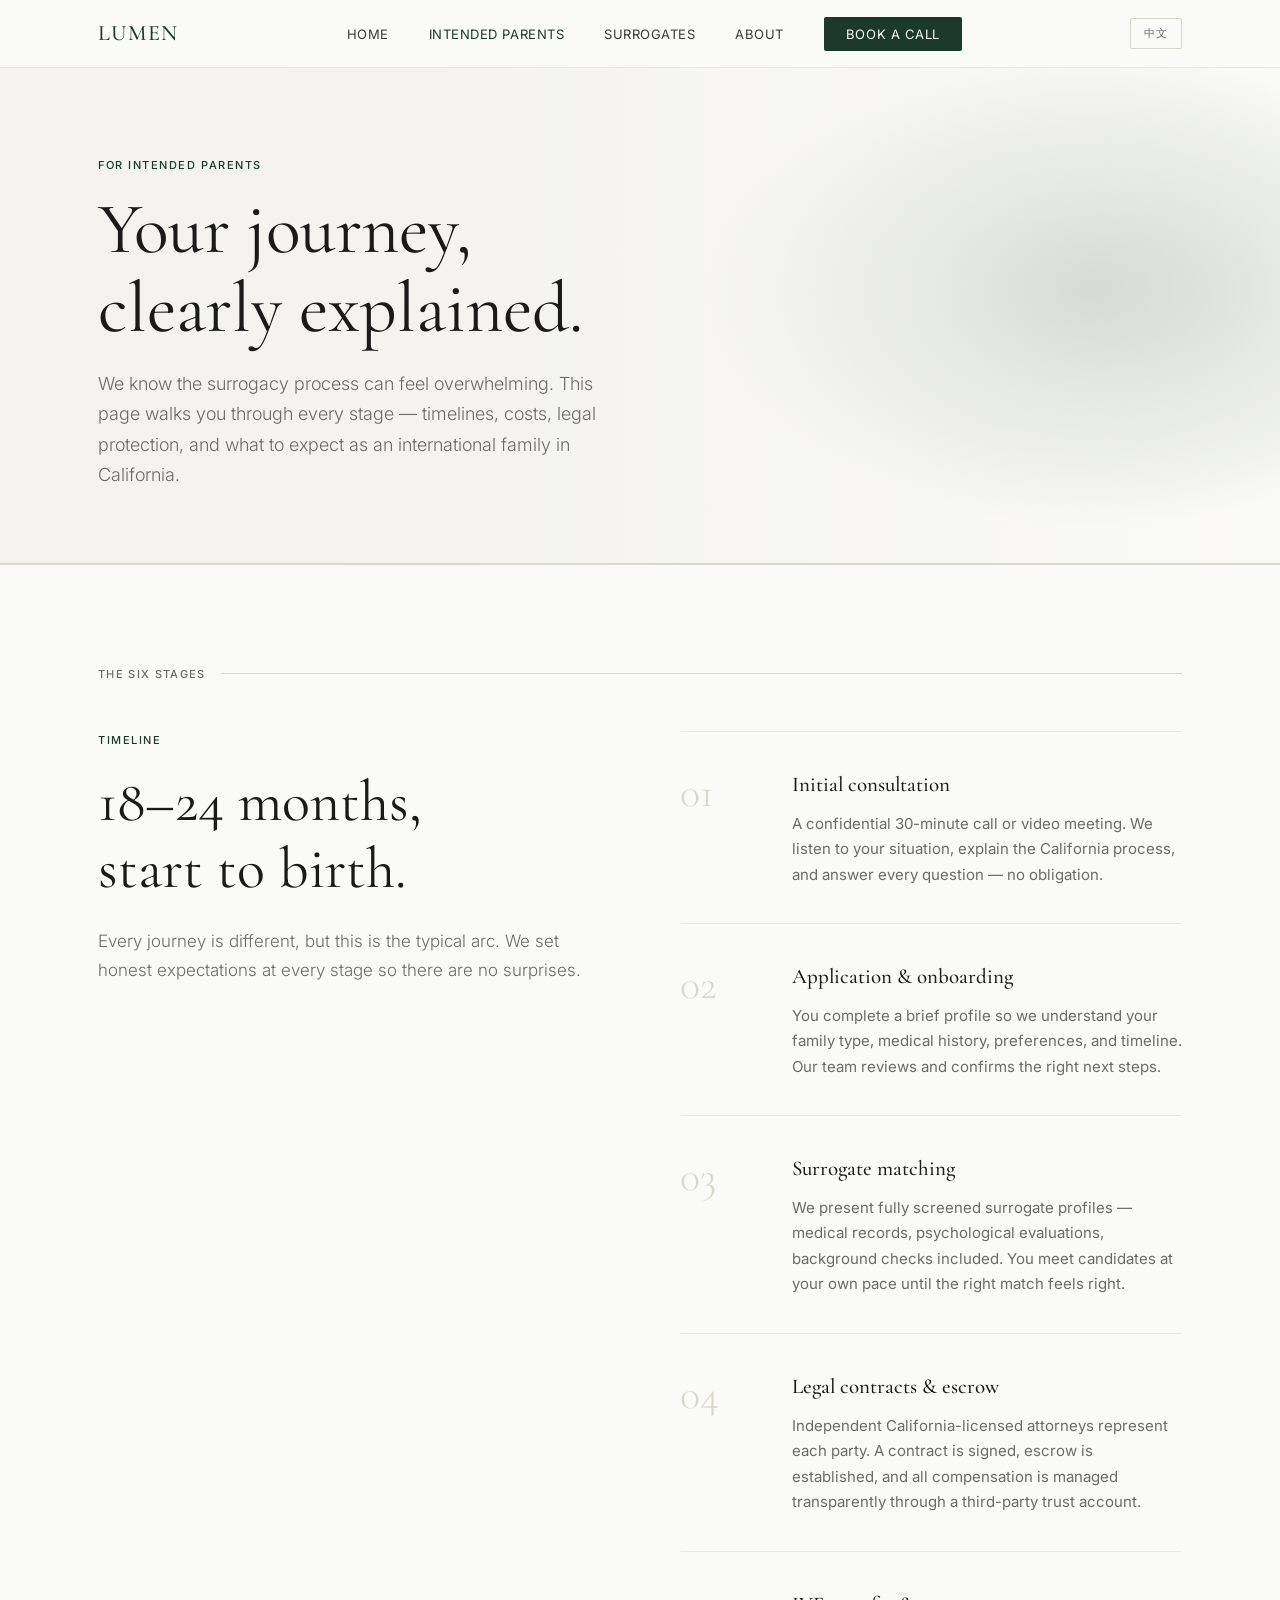
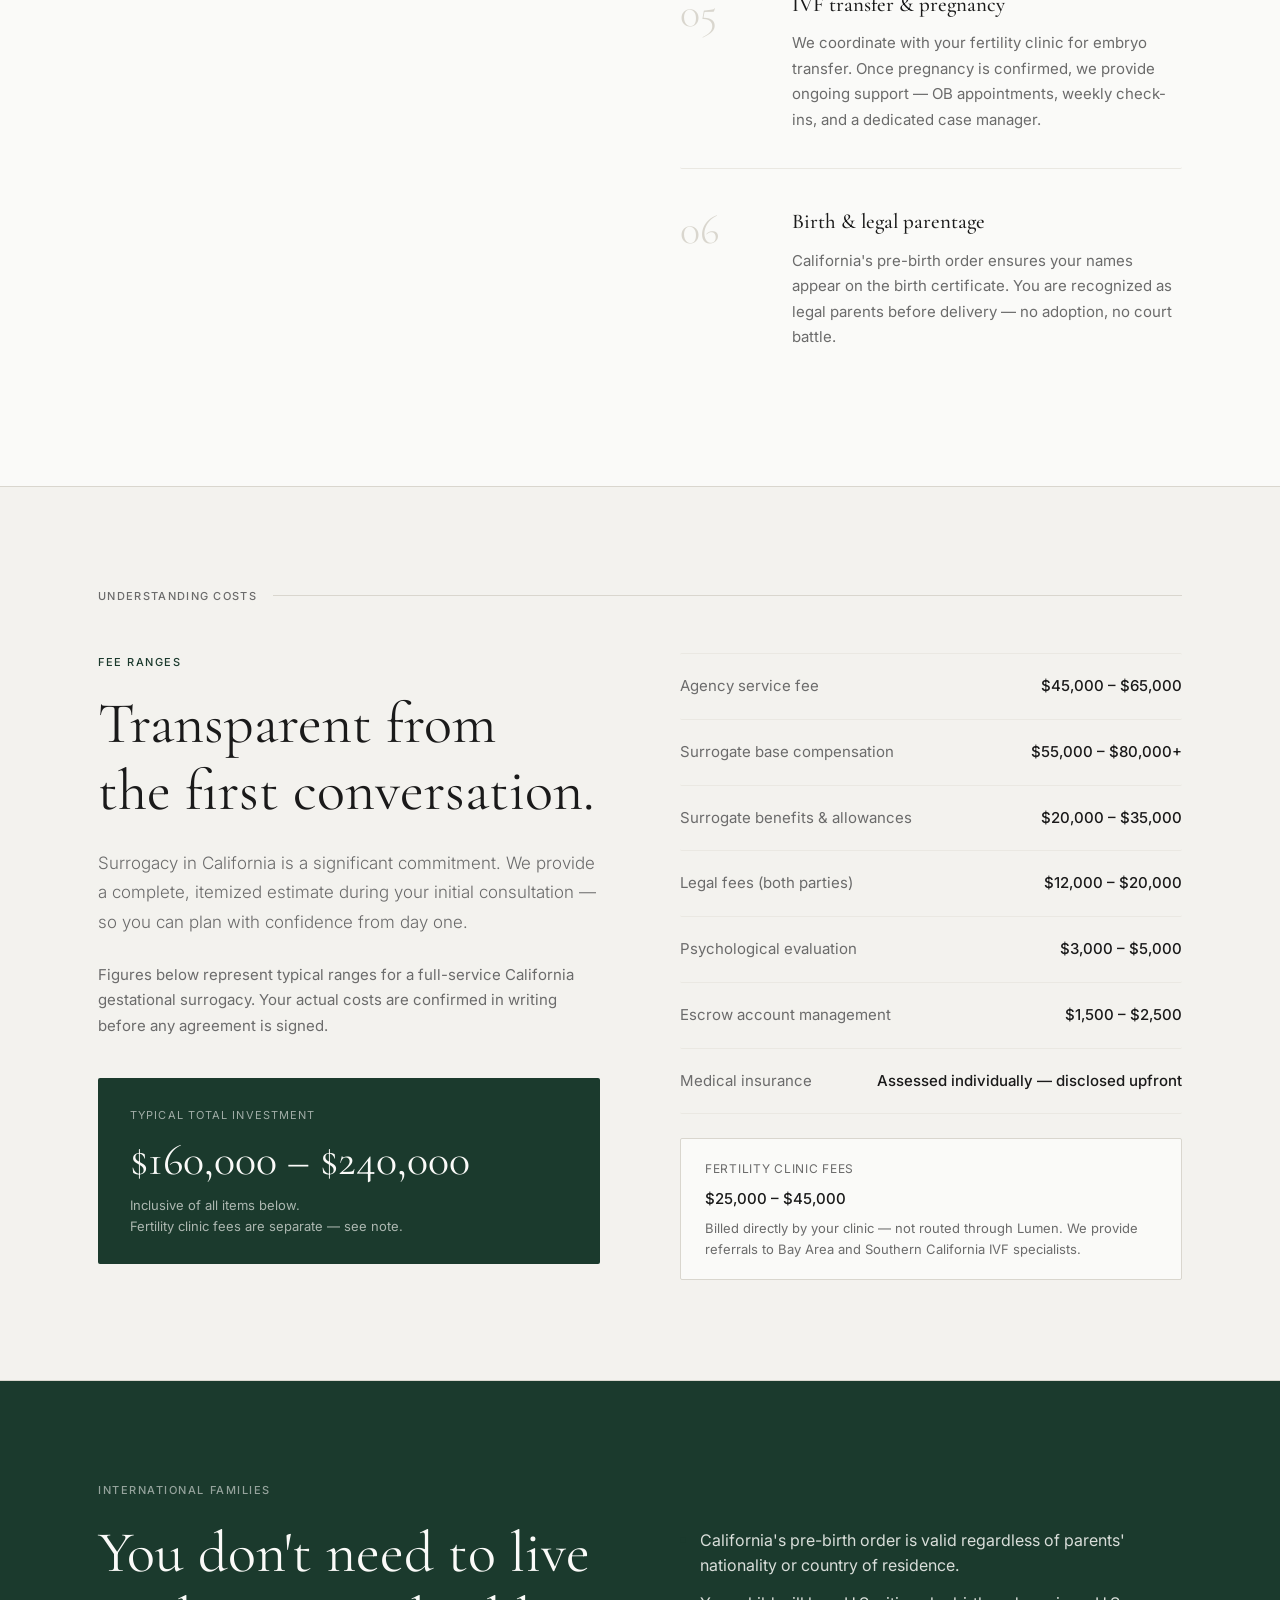
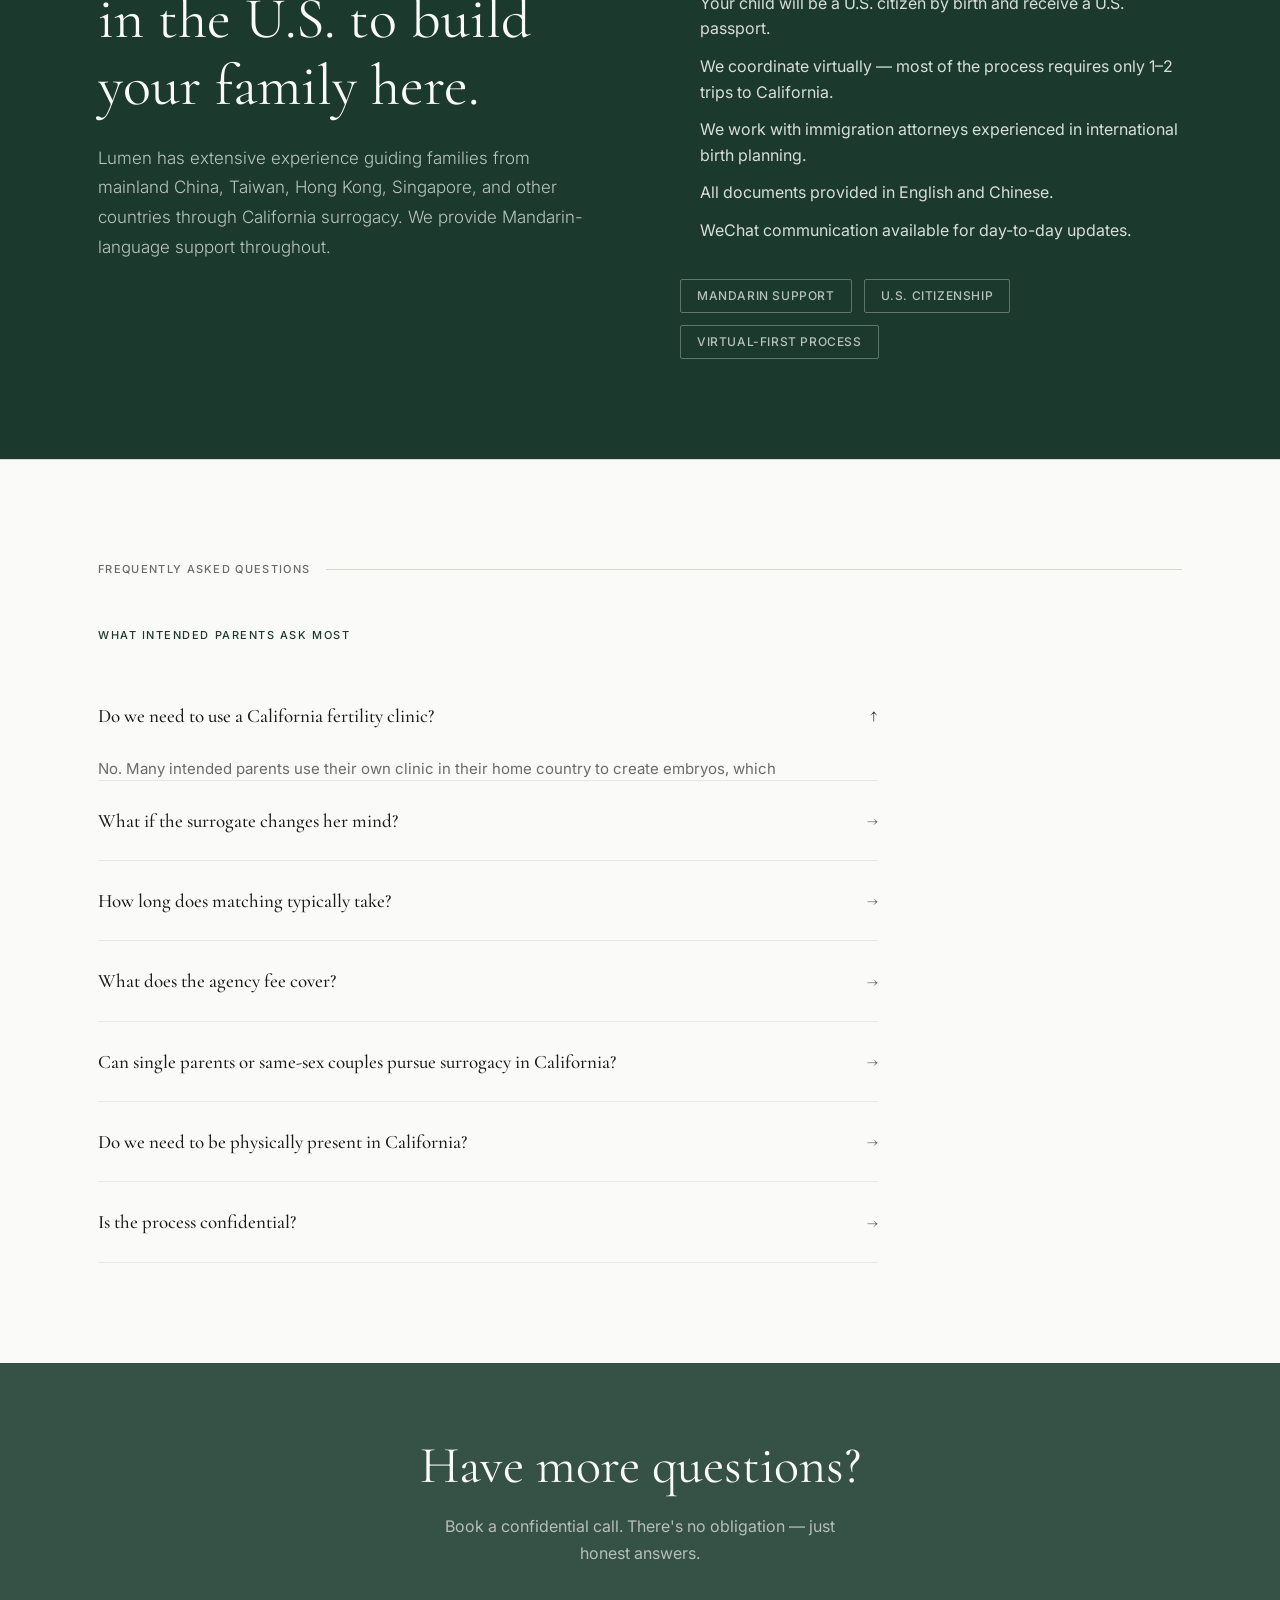
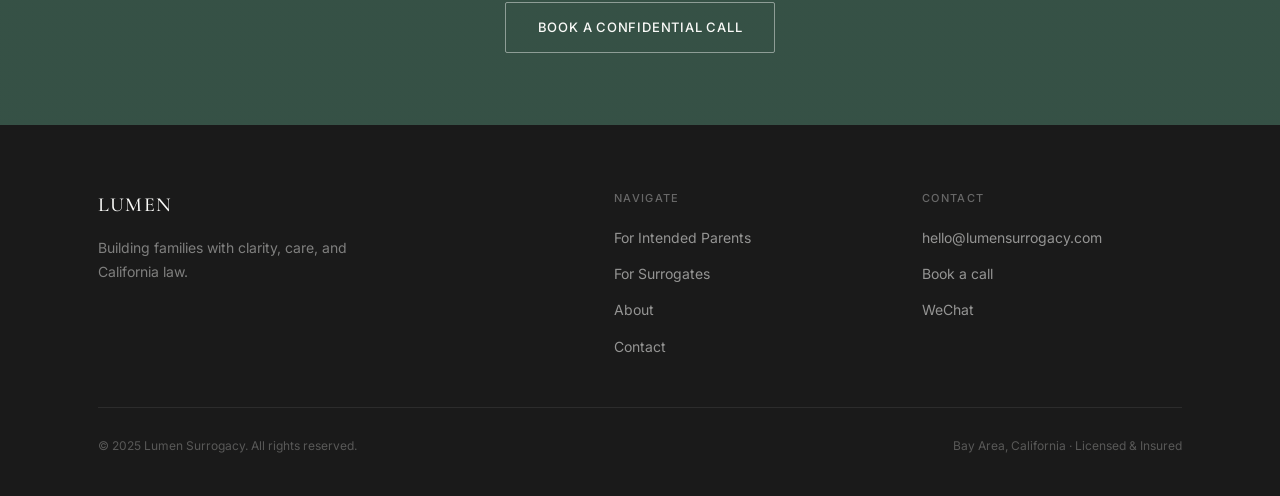
<file: intended-parents.html>
<!DOCTYPE html>
<html lang="en">
<head>
  <meta charset="UTF-8" />
  <meta name="viewport" content="width=device-width, initial-scale=1.0" />
  <title>For Intended Parents — Lumen</title>
  <meta name="description" content="A clear, step-by-step guide to surrogacy in California for intended parents — including process, costs, and FAQs for international families." />
  <link rel="icon" type="image/svg+xml" href="favicon.svg" />
  <link rel="stylesheet" href="style.css" />
</head>
<body class="page-body">

  <!-- ── Navigation ───────────────────────────────────────── -->
  <nav class="nav" role="navigation">
    <div class="container">
      <a href="index.html" class="nav-brand">Lumen</a>
      <ul class="nav-links" id="nav-links">
        <li><a href="index.html"><span class="en-text">Home</span><span class="zh-text">首页</span></a></li>
        <li><a href="intended-parents.html" class="active"><span class="en-text">Intended Parents</span><span class="zh-text">委托父母</span></a></li>
        <li><a href="surrogates.html"><span class="en-text">Surrogates</span><span class="zh-text">代孕妈妈</span></a></li>
        <li><a href="about.html"><span class="en-text">About</span><span class="zh-text">关于我们</span></a></li>
        <li><a href="contact.html" class="nav-cta"><span class="en-text">Book a Call</span><span class="zh-text">预约咨询</span></a></li>
      </ul>
      <div class="nav-right">
        <button class="lang-toggle" onclick="toggleLang()">中文</button>
        <button class="nav-toggle" aria-label="Toggle menu" onclick="this.classList.toggle('open'); document.getElementById('nav-links').classList.toggle('open')">
          <span></span><span></span><span></span>
        </button>
      </div>
    </div>
  </nav>

  <!-- ── Page hero ─────────────────────────────────────────── -->
  <section class="page-hero">
    <div class="container">
      <div class="eyebrow fade-up"><span class="en-text">For Intended Parents</span><span class="zh-text">委托父母</span></div>
      <h1 class="fade-up delay-1">
        <span class="en-text">Your journey,<br>clearly explained.</span>
        <span class="zh-text">您的旅程，清晰呈现</span>
      </h1>
      <p class="en-text fade-up delay-2">We know the surrogacy process can feel overwhelming. This page walks you through every stage — timelines, costs, legal protection, and what to expect as an international family in California.</p>
      <p class="zh-text fade-up delay-2">我们深知代孕过程可能令人不知所措。本页面逐一说明每个阶段——时间线、费用、法律保障，以及作为国际家庭在加州的完整预期。</p>
    </div>
  </section>

  <hr class="rule" />

  <!-- ── Process timeline ──────────────────────────────────── -->
  <section class="section">
    <div class="container">
      <div class="label-rule reveal"><span><span class="en-text">The six stages</span><span class="zh-text">六个阶段</span></span></div>
      <div class="two-col" style="gap: 80px; align-items: start;">
        <div class="reveal reveal-d1">
          <div class="eyebrow"><span class="en-text">Timeline</span><span class="zh-text">时间线</span></div>
          <h2 class="section-heading">
            <span class="en-text">18–24 months,<br>start to birth.</span>
            <span class="zh-text">从启动到分娩，18至24个月。</span>
          </h2>
          <p class="section-sub en-text">Every journey is different, but this is the typical arc. We set honest expectations at every stage so there are no surprises.</p>
          <p class="section-sub zh-text">每段旅程各有不同，但这是典型弧线。我们在每个阶段诚实设定预期，不留惊喜。</p>
        </div>
        <div>
          <div class="timeline">
            <div class="timeline-step">
              <div class="step-num">01</div>
              <div class="step-content">
                <h4><span class="en-text">Initial consultation</span><span class="zh-text">初次咨询</span></h4>
                <p class="en-text">A confidential 30-minute call or video meeting. We listen to your situation, explain the California process, and answer every question — no obligation.</p>
                <p class="zh-text">30分钟保密视频或电话会议。我们聆听您的情况，解释加州流程，回答每一个问题——零承诺。</p>
              </div>
            </div>
            <div class="timeline-step">
              <div class="step-num">02</div>
              <div class="step-content">
                <h4><span class="en-text">Application &amp; onboarding</span><span class="zh-text">申请与入职</span></h4>
                <p class="en-text">You complete a brief profile so we understand your family type, medical history, preferences, and timeline. Our team reviews and confirms the right next steps.</p>
                <p class="zh-text">您完成简短档案，我们了解您的家庭类型、病史、偏好与时间安排。</p>
              </div>
            </div>
            <div class="timeline-step">
              <div class="step-num">03</div>
              <div class="step-content">
                <h4><span class="en-text">Surrogate matching</span><span class="zh-text">代孕妈妈配对</span></h4>
                <p class="en-text">We present fully screened surrogate profiles — medical records, psychological evaluations, background checks included. You meet candidates at your own pace until the right match feels right.</p>
                <p class="zh-text">我们提供经全面筛查的代孕妈妈档案——含病历、心理评估与背景调查。按您的节奏，直到找到合适的人选。</p>
              </div>
            </div>
            <div class="timeline-step">
              <div class="step-num">04</div>
              <div class="step-content">
                <h4><span class="en-text">Legal contracts &amp; escrow</span><span class="zh-text">法律合同与托管</span></h4>
                <p class="en-text">Independent California-licensed attorneys represent each party. A contract is signed, escrow is established, and all compensation is managed transparently through a third-party trust account.</p>
                <p class="zh-text">独立的加州持牌律师代表双方。签署合同，建立托管账户，所有补偿通过第三方信托账户透明管理。</p>
              </div>
            </div>
            <div class="timeline-step">
              <div class="step-num">05</div>
              <div class="step-content">
                <h4><span class="en-text">IVF transfer &amp; pregnancy</span><span class="zh-text">IVF移植与妊娠</span></h4>
                <p class="en-text">We coordinate with your fertility clinic for embryo transfer. Once pregnancy is confirmed, we provide ongoing support — OB appointments, weekly check-ins, and a dedicated case manager.</p>
                <p class="zh-text">我们与您的生殖诊所协调胚胎移植。确认妊娠后，提供持续支持——产检陪同、每周回访及专属案例经理。</p>
              </div>
            </div>
            <div class="timeline-step" style="border-bottom: none;">
              <div class="step-num">06</div>
              <div class="step-content">
                <h4><span class="en-text">Birth &amp; legal parentage</span><span class="zh-text">分娩与法定亲权</span></h4>
                <p class="en-text">California's pre-birth order ensures your names appear on the birth certificate. You are recognized as legal parents before delivery — no adoption, no court battle.</p>
                <p class="zh-text">加州出生前法令确保您的姓名出现在出生证明上。在分娩前即认定为法定父母——无需收养，无需诉讼。</p>
              </div>
            </div>
          </div>
        </div>
      </div>
    </div>
  </section>

  <hr class="rule" />

  <!-- ── Costs ─────────────────────────────────────────────── -->
  <section class="section section--cream-2">
    <div class="container">
      <div class="label-rule"><span><span class="en-text">Understanding costs</span><span class="zh-text">了解费用</span></span></div>
      <div class="two-col">
        <div>
          <div class="eyebrow"><span class="en-text">Fee ranges</span><span class="zh-text">费用范围</span></div>
          <h2 class="section-heading">
            <span class="en-text">Transparent from<br>the first conversation.</span>
            <span class="zh-text">从第一次对话起，完全透明。</span>
          </h2>
          <p class="section-sub en-text">Surrogacy in California is a significant commitment. We provide a complete, itemized estimate during your initial consultation — so you can plan with confidence from day one.</p>
          <p class="section-sub zh-text">代孕在加州是重大承诺。我们在初次咨询时提供完整的逐项报价——让您从第一天起就能信心十足地规划。</p>
          <p class="en-text" style="font-size: 15px; color: var(--ink-3); margin-top: 24px; line-height: 1.7;">Figures below represent typical ranges for a full-service California gestational surrogacy. Your actual costs are confirmed in writing before any agreement is signed.</p>
          <p class="zh-text" style="font-size: 15px; color: var(--ink-3); margin-top: 24px; line-height: 1.7;">以下数字代表全服务加州妊娠代孕的典型范围。您的实际费用将在签署任何协议前以书面形式确认。</p>
          <div style="margin-top: 40px; padding: 28px 32px; background: var(--green); border-radius: 2px;">
            <div style="font-size: 11px; letter-spacing: 0.1em; text-transform: uppercase; color: rgba(250,250,248,0.6); margin-bottom: 12px;"><span class="en-text">Typical total investment</span><span class="zh-text">典型总投入</span></div>
            <div style="font-family: var(--font-serif); font-size: clamp(32px, 4vw, 44px); font-weight: 400; color: #fafaf8; line-height: 1.1;">$160,000 – $240,000</div>
            <div style="font-size: 13px; color: rgba(250,250,248,0.65); margin-top: 10px; line-height: 1.6;">
              <span class="en-text">Inclusive of all items below.<br>Fertility clinic fees are separate — see note.</span>
              <span class="zh-text">包含以下所有项目。生殖诊所费用单独计算——见备注。</span>
            </div>
          </div>
        </div>
        <div>
          <div class="info-list">
            <div class="info-item">
              <span class="info-key"><span class="en-text">Agency service fee</span><span class="zh-text">代理服务费</span></span>
              <span class="info-val">$45,000 – $65,000</span>
            </div>
            <div class="info-item">
              <span class="info-key"><span class="en-text">Surrogate base compensation</span><span class="zh-text">代孕妈妈基础补偿</span></span>
              <span class="info-val">$55,000 – $80,000+</span>
            </div>
            <div class="info-item">
              <span class="info-key"><span class="en-text">Surrogate benefits &amp; allowances</span><span class="zh-text">代孕妈妈福利津贴</span></span>
              <span class="info-val">$20,000 – $35,000</span>
            </div>
            <div class="info-item">
              <span class="info-key"><span class="en-text">Legal fees (both parties)</span><span class="zh-text">法律费用（双方）</span></span>
              <span class="info-val">$12,000 – $20,000</span>
            </div>
            <div class="info-item">
              <span class="info-key"><span class="en-text">Psychological evaluation</span><span class="zh-text">心理评估</span></span>
              <span class="info-val">$3,000 – $5,000</span>
            </div>
            <div class="info-item">
              <span class="info-key"><span class="en-text">Escrow account management</span><span class="zh-text">托管账户管理</span></span>
              <span class="info-val">$1,500 – $2,500</span>
            </div>
            <div class="info-item">
              <span class="info-key"><span class="en-text">Medical insurance</span><span class="zh-text">医疗保险</span></span>
              <span class="info-val"><span class="en-text">Assessed individually — disclosed upfront</span><span class="zh-text">个案评估，提前告知</span></span>
            </div>
          </div>
          <div style="margin-top: 24px; padding: 20px 24px; border: 1px solid var(--border); border-radius: 2px; background: var(--cream);">
            <div style="font-size: 12px; letter-spacing: 0.06em; text-transform: uppercase; color: var(--ink-3); margin-bottom: 8px;"><span class="en-text">Fertility clinic fees</span><span class="zh-text">生殖诊所费用</span></div>
            <div style="font-size: 15px; color: var(--ink); font-weight: 500;">$25,000 – $45,000</div>
            <div style="font-size: 13px; color: var(--ink-3); margin-top: 6px; line-height: 1.6;">
              <span class="en-text">Billed directly by your clinic — not routed through Lumen. We provide referrals to Bay Area and Southern California IVF specialists.</span>
              <span class="zh-text">由诊所直接开票，不经过Lumen。我们可为您推荐湾区及南加州顶级IVF专家。</span>
            </div>
          </div>
        </div>
      </div>
    </div>
  </section>

  <hr class="rule" />

  <!-- ── International parents ─────────────────────────────── -->
  <section class="section section--green">
    <div class="container">
      <div class="eyebrow reveal"><span class="en-text">International families</span><span class="zh-text">国际家庭</span></div>
      <div class="two-col">
        <div class="reveal reveal-d1">
          <h2 class="section-heading">
            <span class="en-text">You don't need to live in the U.S. to build your family here.</span>
            <span class="zh-text">无需居住在美国，也可在此建立家庭。</span>
          </h2>
          <p class="section-sub en-text">Lumen has extensive experience guiding families from mainland China, Taiwan, Hong Kong, Singapore, and other countries through California surrogacy. We provide Mandarin-language support throughout.</p>
          <p class="section-sub zh-text">Lumen 拥有丰富经验，为来自中国大陆、台湾、香港、新加坡等地的家庭提供全程普通话服务。</p>
        </div>
        <div>
          <ul class="checklist" style="margin-top: 8px;">
            <li style="color: rgba(250,250,248,0.85);"><span class="en-text">California's pre-birth order is valid regardless of parents' nationality or country of residence.</span><span class="zh-text">加州出生前法令不受父母国籍或居住地限制。</span></li>
            <li style="color: rgba(250,250,248,0.85);"><span class="en-text">Your child will be a U.S. citizen by birth and receive a U.S. passport.</span><span class="zh-text">您的孩子将以出生取得美国国籍，并获得美国护照。</span></li>
            <li style="color: rgba(250,250,248,0.85);"><span class="en-text">We coordinate virtually — most of the process requires only 1–2 trips to California.</span><span class="zh-text">我们以远程方式协调——大多数流程仅需来加州1至2次。</span></li>
            <li style="color: rgba(250,250,248,0.85);"><span class="en-text">We work with immigration attorneys experienced in international birth planning.</span><span class="zh-text">我们与经验丰富的国际出生规划移民律师合作。</span></li>
            <li style="color: rgba(250,250,248,0.85);"><span class="en-text">All documents provided in English and Chinese.</span><span class="zh-text">所有文件提供中英双语版本。</span></li>
            <li style="color: rgba(250,250,248,0.85);"><span class="en-text">WeChat communication available for day-to-day updates.</span><span class="zh-text">微信全程沟通，随时更新进展。</span></li>
          </ul>
          <div class="badge-row" style="margin-top: 36px;">
            <span class="badge-chip" style="color: rgba(250,250,248,0.7); border-color: rgba(250,250,248,0.3);"><span class="en-text">Mandarin Support</span><span class="zh-text">普通话支持</span></span>
            <span class="badge-chip" style="color: rgba(250,250,248,0.7); border-color: rgba(250,250,248,0.3);"><span class="en-text">U.S. Citizenship</span><span class="zh-text">美国国籍</span></span>
            <span class="badge-chip" style="color: rgba(250,250,248,0.7); border-color: rgba(250,250,248,0.3);"><span class="en-text">Virtual-First Process</span><span class="zh-text">远程优先流程</span></span>
          </div>
        </div>
      </div>
    </div>
  </section>

  <hr class="rule" />

  <!-- ── FAQ ───────────────────────────────────────────────── -->
  <section class="section">
    <div class="container">
      <div class="label-rule"><span><span class="en-text">Frequently asked questions</span><span class="zh-text">常见问题</span></span></div>
      <div style="max-width: 780px;">
        <div class="eyebrow mb-32"><span class="en-text">What intended parents ask most</span><span class="zh-text">委托父母最常问的问题</span></div>

        <div class="faq-item open">
          <button class="faq-question">
            <span class="en-text">Do we need to use a California fertility clinic?</span>
            <span class="zh-text">我们需要使用加州的生殖诊所吗？</span>
            <span class="icon">→</span>
          </button>
          <div class="faq-answer">
            <p class="en-text">No. Many intended parents use their own clinic in their home country to create embryos, which are then shipped to California for transfer. We coordinate with clinics globally and have established relationships with top IVF centers in the Bay Area and Los Angeles.</p>
            <p class="zh-text">不需要。许多委托父母在本国诊所创建胚胎后运送至加州进行移植。我们与全球诊所协调，并与湾区及洛杉矶顶级IVF中心建立了合作关系。</p>
          </div>
        </div>

        <div class="faq-item">
          <button class="faq-question">
            <span class="en-text">What if the surrogate changes her mind?</span>
            <span class="zh-text">如果代孕妈妈改变主意怎么办？</span>
            <span class="icon">→</span>
          </button>
          <div class="faq-answer">
            <p class="en-text">In California, gestational surrogates have no legal claim to the child. Because the baby is not genetically related to the surrogate, and because a pre-birth order is issued by the court before delivery, the intended parents are the legal parents from the moment of birth. California law is designed to protect all parties — including the surrogate.</p>
            <p class="zh-text">在加州，妊娠代孕妈妈对孩子没有法律主张权。因为孩子与代孕妈妈无基因关系，且法院在分娩前即发出出生前法令，委托父母自出生起即为法定父母。加州法律旨在保护各方——包括代孕妈妈。</p>
          </div>
        </div>

        <div class="faq-item">
          <button class="faq-question">
            <span class="en-text">How long does matching typically take?</span>
            <span class="zh-text">配对通常需要多长时间？</span>
            <span class="icon">→</span>
          </button>
          <div class="faq-answer">
            <p class="en-text">Most intended parents are matched within 2–6 months of completing their application. Timeline varies based on family preferences, surrogate availability, and how quickly both parties feel comfortable moving forward. We never pressure a match — the right fit matters more than speed.</p>
            <p class="zh-text">大多数委托父母在完成申请后2至6个月内完成配对。时间因家庭偏好、代孕妈妈档期及双方舒适度而异。我们从不催促配对——合适比速度更重要。</p>
          </div>
        </div>

        <div class="faq-item">
          <button class="faq-question">
            <span class="en-text">What does the agency fee cover?</span>
            <span class="zh-text">代理费包含哪些服务？</span>
            <span class="icon">→</span>
          </button>
          <div class="faq-answer">
            <p class="en-text">Our agency fee ($45,000–$65,000) covers the full scope of boutique case management: surrogate recruitment, multi-stage screening, matching facilitation, dedicated case manager from contract through birth, coordination with legal counsel, escrow oversight, clinical liaison, OB appointment support, and 24/7 access throughout the pregnancy. We are your single point of contact for every part of the journey — not a coordinator who hands you off.</p>
            <p class="zh-text">我们的代理费（$45,000–$65,000）涵盖精品案例管理的全部范围：代孕妈妈招募、多阶段筛查、配对协调、从合同签署到分娩的专属案例经理、法律协调、托管监管、临床联络、产检支持及全孕期24/7服务。我们是您整个旅程的唯一联络人。</p>
          </div>
        </div>

        <div class="faq-item">
          <button class="faq-question">
            <span class="en-text">Can single parents or same-sex couples pursue surrogacy in California?</span>
            <span class="zh-text">单亲或同性伴侣可以在加州进行代孕吗？</span>
            <span class="icon">→</span>
          </button>
          <div class="faq-answer">
            <p class="en-text">Yes. California law protects all intended parent configurations equally — including single parents by choice, same-sex male couples, and same-sex female couples. Pre-birth orders are available regardless of marital status or gender.</p>
            <p class="zh-text">可以。加州法律对所有委托父母构成均给予平等保护——包括单身父母、同性男性伴侣及同性女性伴侣。无论婚姻状况或性别，均可申请出生前法令。</p>
          </div>
        </div>

        <div class="faq-item">
          <button class="faq-question">
            <span class="en-text">Do we need to be physically present in California?</span>
            <span class="zh-text">我们需要亲自到加州吗？</span>
            <span class="icon">→</span>
          </button>
          <div class="faq-answer">
            <p class="en-text">Most of the process can be handled remotely. You will typically need to be in California for the embryo transfer (optional but encouraged) and for the birth. Some intended parents choose to be present for additional appointments — that is entirely your preference.</p>
            <p class="zh-text">大多数流程可以远程完成。您通常需要到加州进行胚胎移植（可选但建议）及分娩。部分委托父母选择出席更多检查——完全根据您的意愿。</p>
          </div>
        </div>

        <div class="faq-item">
          <button class="faq-question">
            <span class="en-text">Is the process confidential?</span>
            <span class="zh-text">整个过程保密吗？</span>
            <span class="icon">→</span>
          </button>
          <div class="faq-answer">
            <p class="en-text">Confidentiality is central to how we operate. All consultations are private. Surrogate and intended parent profiles are only shared after both parties provide consent. We do not share client information with any third parties without explicit permission.</p>
            <p class="zh-text">保密是我们运营的核心。所有咨询均为私密。代孕妈妈和委托父母的档案仅在双方同意后共享。未经明确许可，我们不会与任何第三方共享客户信息。</p>
          </div>
        </div>

      </div>
    </div>
  </section>

  <!-- ── CTA band ──────────────────────────────────────────── -->
  <div class="callout-band">
    <div class="container text-center">
      <h2 class="reveal">
        <span class="en-text">Have more questions?</span>
        <span class="zh-text">还有更多问题？</span>
      </h2>
      <p class="reveal reveal-d1 en-text">Book a confidential call. There's no obligation — just honest answers.</p>
      <p class="reveal reveal-d1 zh-text">预约保密咨询，零压力，只有真实的解答。</p>
      <a href="contact.html" class="btn btn-outline-light reveal reveal-d2">
        <span class="en-text">Book a confidential call</span>
        <span class="zh-text">预约保密咨询</span>
      </a>
    </div>
  </div>

  <!-- ── Footer ────────────────────────────────────────────── -->
  <footer class="footer">
    <div class="container">
      <div class="footer-inner">
        <div>
          <div class="footer-brand">Lumen</div>
          <div class="footer-tagline">Building families with clarity, care, and California law.</div>
        </div>
        <div class="footer-col">
          <h4>Navigate</h4>
          <ul>
            <li><a href="intended-parents.html">For Intended Parents</a></li>
            <li><a href="surrogates.html">For Surrogates</a></li>
            <li><a href="about.html">About</a></li>
            <li><a href="contact.html">Contact</a></li>
          </ul>
        </div>
        <div class="footer-col">
          <h4>Contact</h4>
          <ul>
            <li><a href="mailto:hello@lumensurrogacy.com">hello@lumensurrogacy.com</a></li>
            <li><a href="contact.html">Book a call</a></li>
            <li><a href="contact.html">WeChat</a></li>
          </ul>
        </div>
      </div>
      <div class="footer-bottom">
        <span>© 2025 Lumen Surrogacy. All rights reserved.</span>
        <span>Bay Area, California · Licensed &amp; Insured</span>
      </div>
    </div>
  </footer>

  <script src="lumen.js"></script>

</body>
</html>
</file>
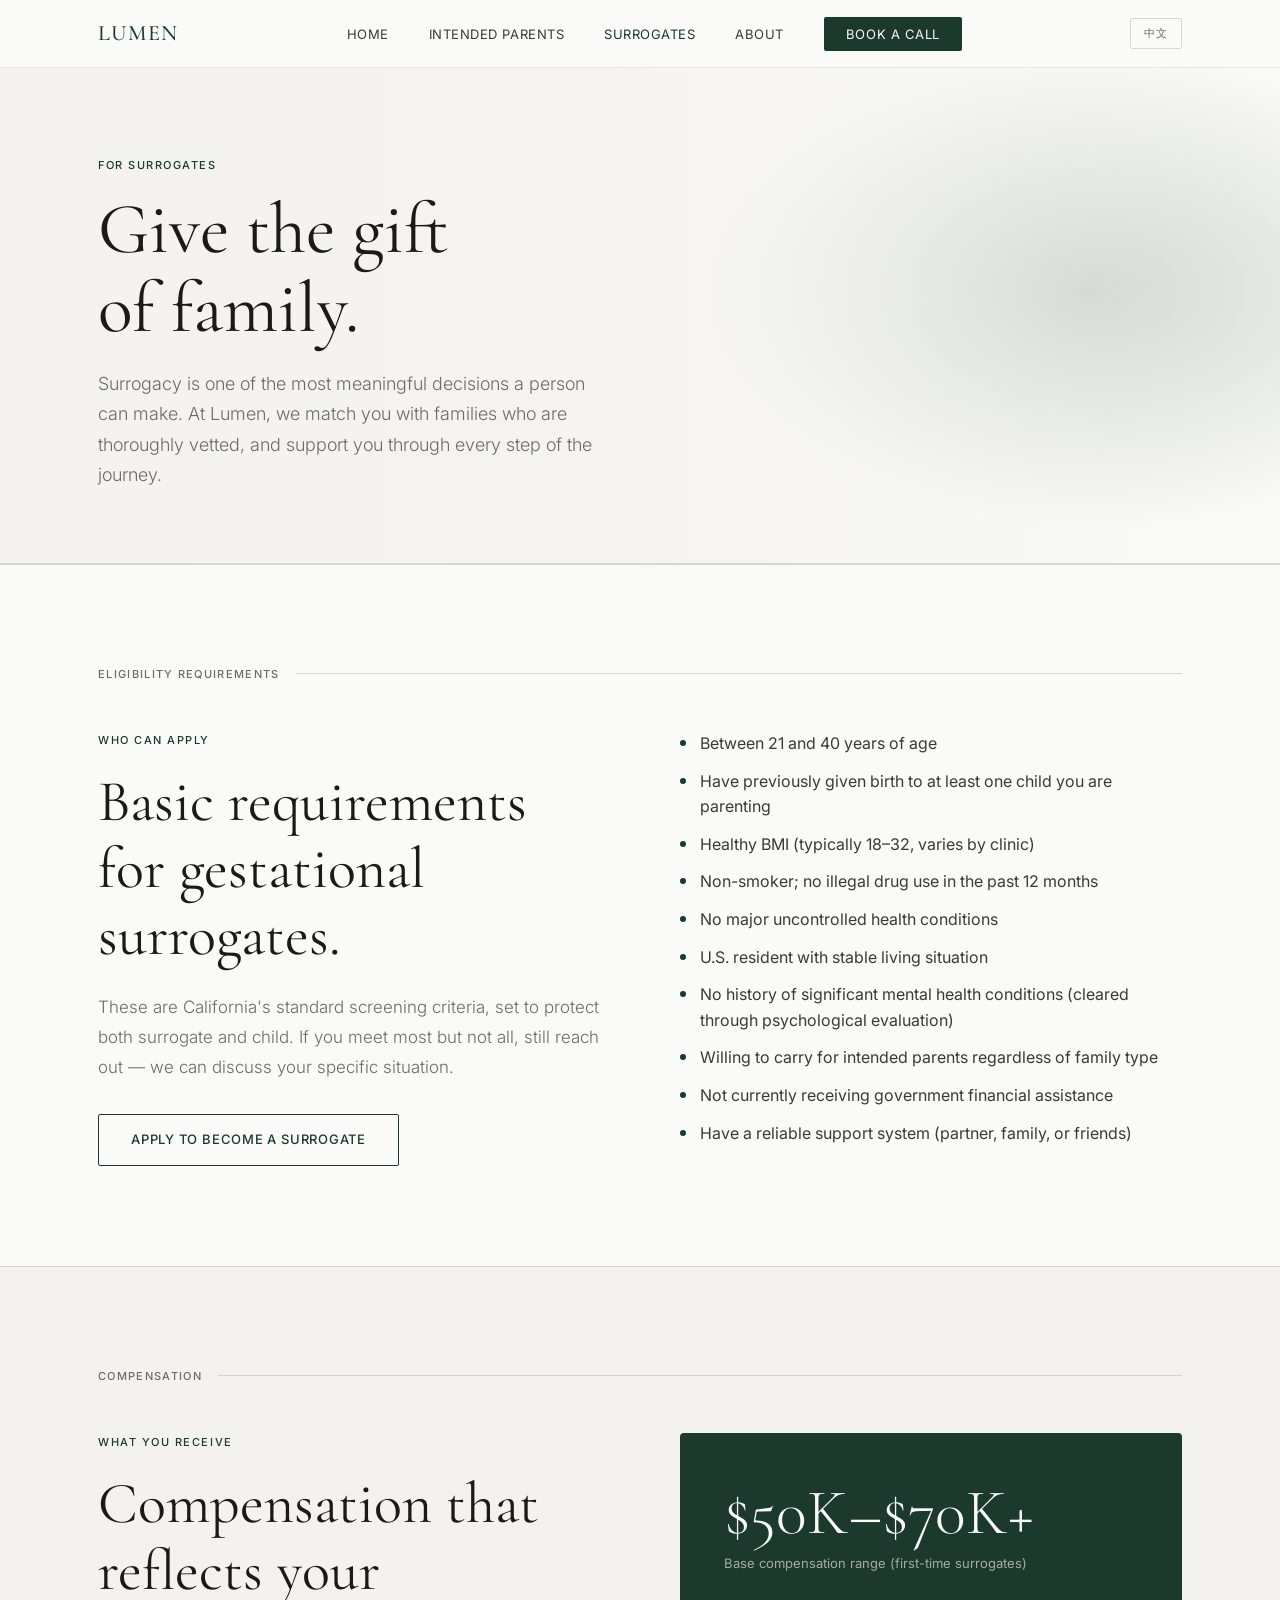
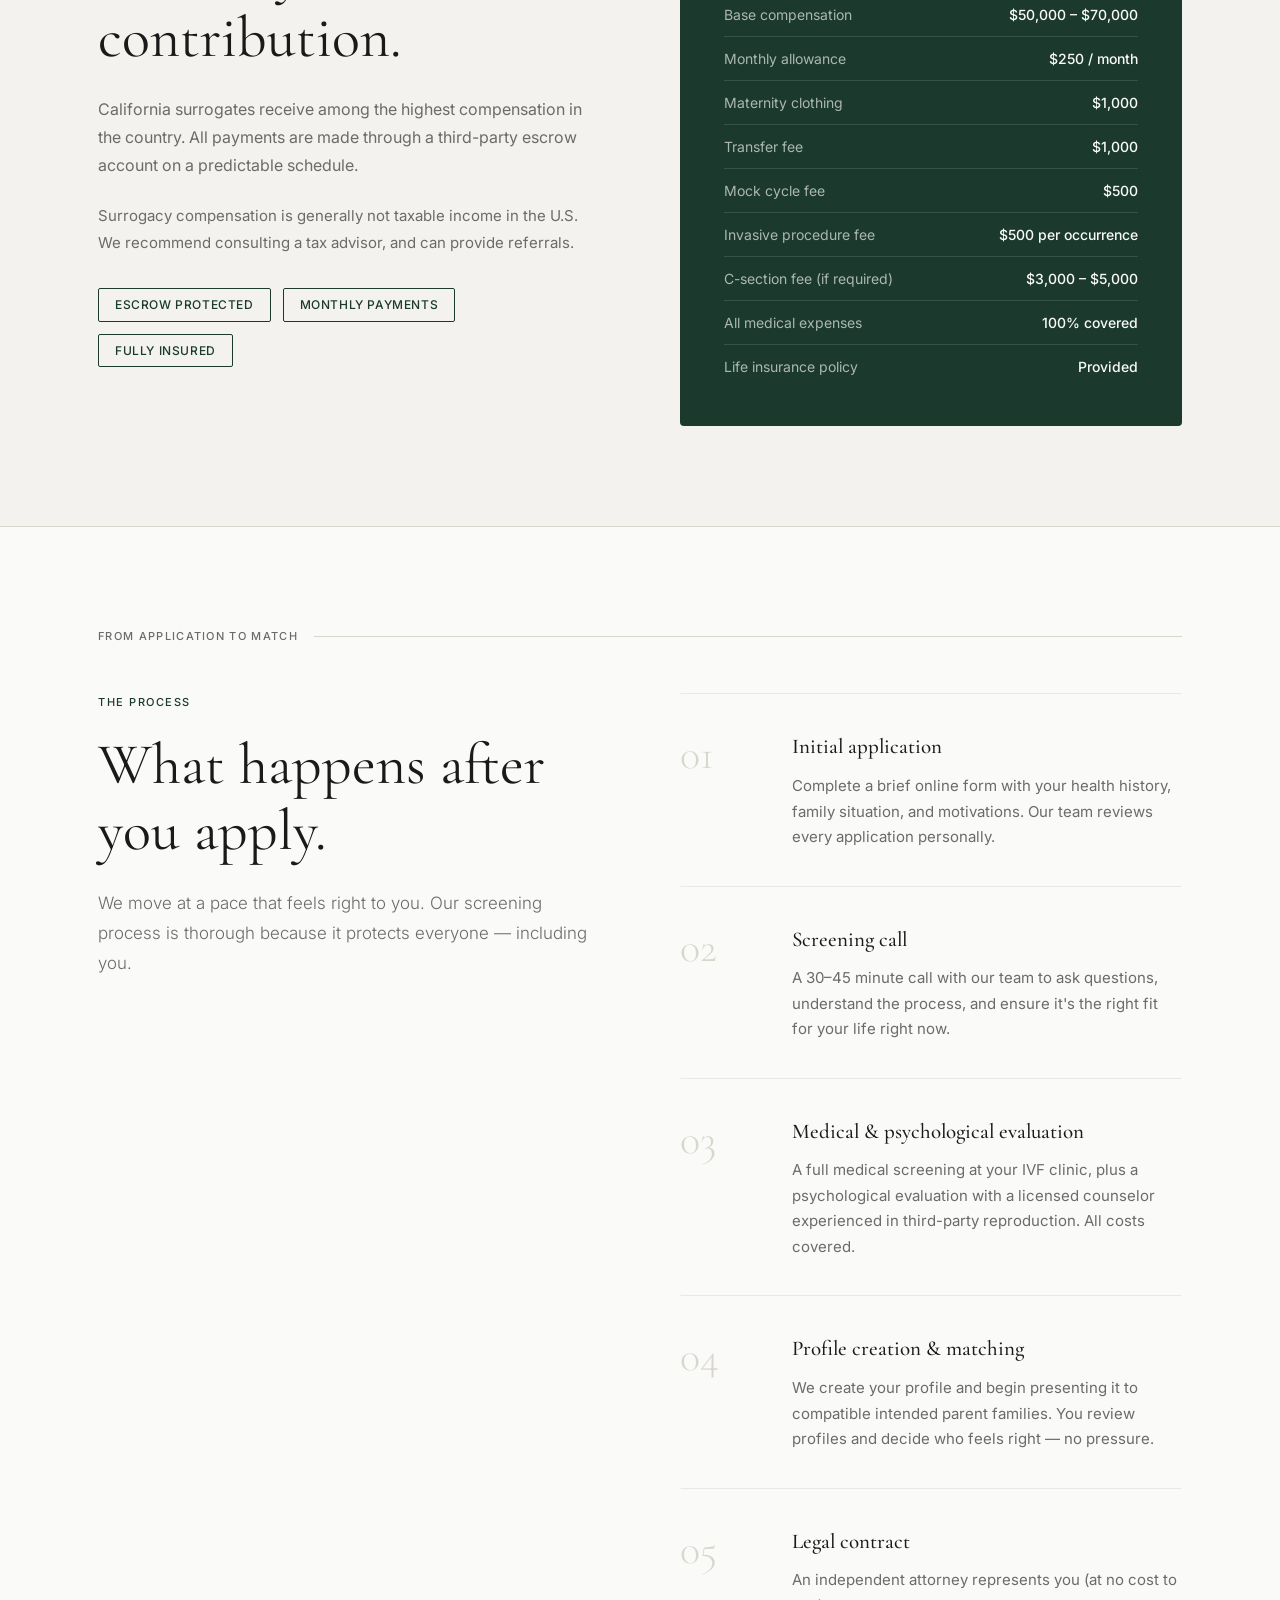
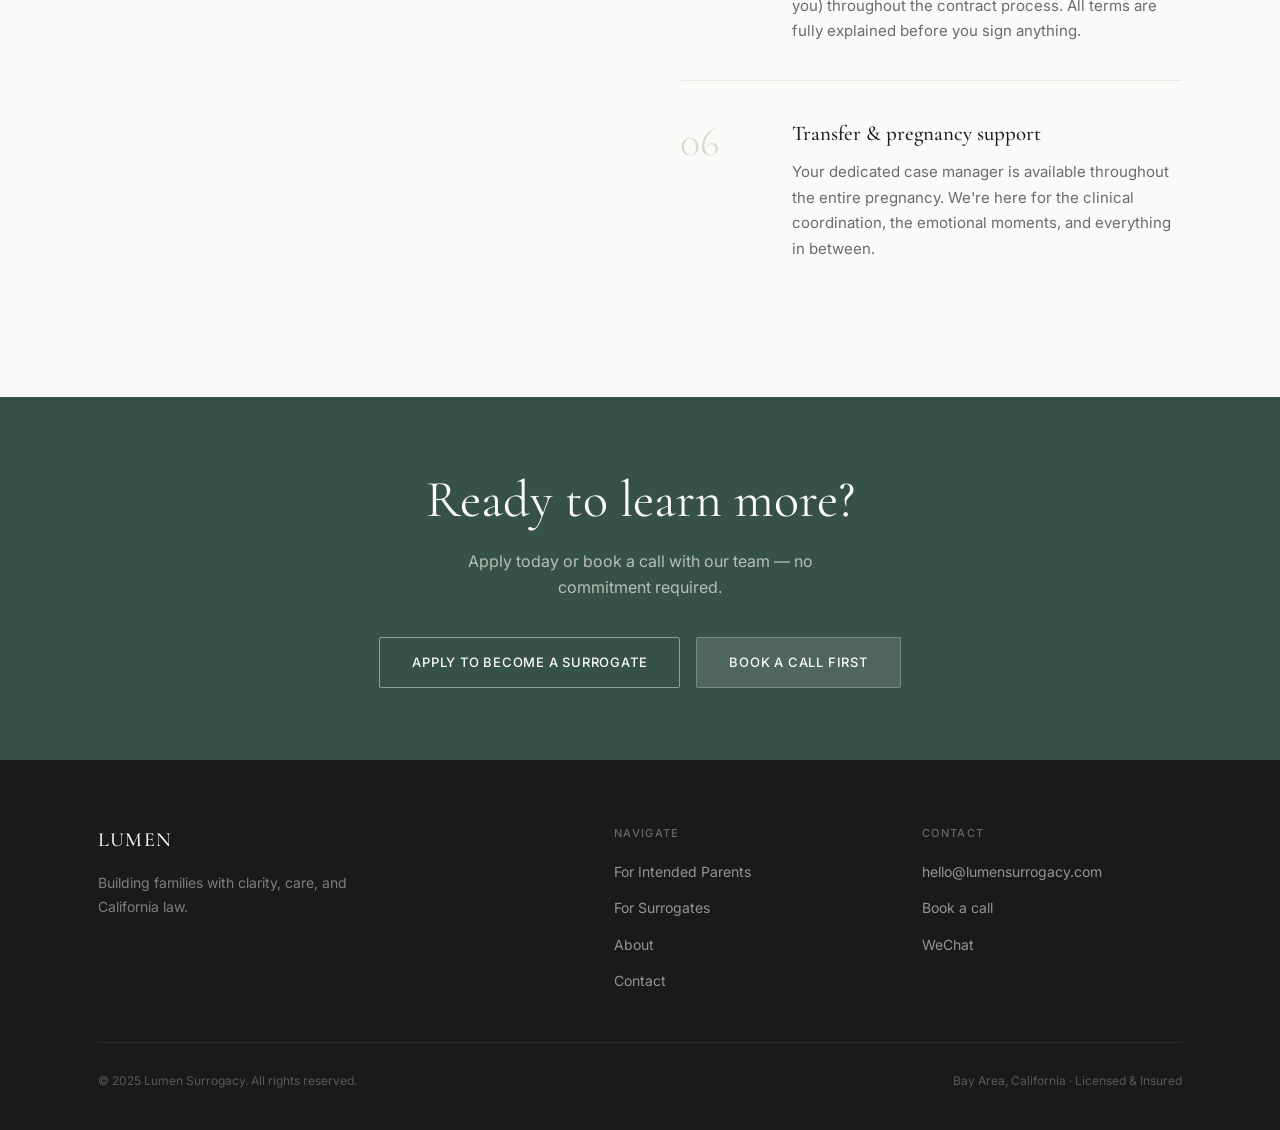
<file: surrogates.html>
<!DOCTYPE html>
<html lang="en">
<head>
  <meta charset="UTF-8" />
  <meta name="viewport" content="width=device-width, initial-scale=1.0" />
  <title>For Surrogates — Lumen</title>
  <meta name="description" content="Become a surrogate with Lumen. Learn about eligibility, compensation ($50K–$70K+), and the matching process for California gestational surrogates." />
  <link rel="icon" type="image/svg+xml" href="favicon.svg" />
  <link rel="stylesheet" href="style.css" />
</head>
<body class="page-body">

  <!-- ── Navigation ───────────────────────────────────────── -->
  <nav class="nav" role="navigation">
    <div class="container">
      <a href="index.html" class="nav-brand">Lumen</a>
      <ul class="nav-links" id="nav-links">
        <li><a href="index.html"><span class="en-text">Home</span><span class="zh-text">首页</span></a></li>
        <li><a href="intended-parents.html"><span class="en-text">Intended Parents</span><span class="zh-text">委托父母</span></a></li>
        <li><a href="surrogates.html" class="active"><span class="en-text">Surrogates</span><span class="zh-text">代孕妈妈</span></a></li>
        <li><a href="about.html"><span class="en-text">About</span><span class="zh-text">关于我们</span></a></li>
        <li><a href="contact.html" class="nav-cta"><span class="en-text">Book a Call</span><span class="zh-text">预约咨询</span></a></li>
      </ul>
      <div class="nav-right">
        <button class="lang-toggle" onclick="toggleLang()">中文</button>
        <button class="nav-toggle" aria-label="Toggle menu" onclick="this.classList.toggle('open'); document.getElementById('nav-links').classList.toggle('open')">
          <span></span><span></span><span></span>
        </button>
      </div>
    </div>
  </nav>

  <!-- ── Page hero ─────────────────────────────────────────── -->
  <section class="page-hero">
    <div class="container">
      <div class="eyebrow fade-up"><span class="en-text">For Surrogates</span><span class="zh-text">代孕妈妈</span></div>
      <h1 class="fade-up delay-1">
        <span class="en-text">Give the gift<br>of family.</span>
        <span class="zh-text">给予一个家庭最珍贵的礼物。</span>
      </h1>
      <p class="en-text fade-up delay-2">Surrogacy is one of the most meaningful decisions a person can make. At Lumen, we match you with families who are thoroughly vetted, and support you through every step of the journey.</p>
      <p class="zh-text fade-up delay-2">代孕是一个人能做出的最有意义的决定之一。在Lumen，我们为您匹配经过严格筛查的家庭，并在旅程的每一步给予支持。</p>
    </div>
  </section>

  <hr class="rule" />

  <!-- ── Eligibility ───────────────────────────────────────── -->
  <section class="section">
    <div class="container">
      <div class="label-rule reveal"><span><span class="en-text">Eligibility requirements</span><span class="zh-text">资格要求</span></span></div>
      <div class="two-col">
        <div class="reveal reveal-d1">
          <div class="eyebrow"><span class="en-text">Who can apply</span><span class="zh-text">谁可以申请</span></div>
          <h2 class="section-heading">
            <span class="en-text">Basic requirements<br>for gestational surrogates.</span>
            <span class="zh-text">妊娠代孕基本资格要求。</span>
          </h2>
          <p class="section-sub en-text">These are California's standard screening criteria, set to protect both surrogate and child. If you meet most but not all, still reach out — we can discuss your specific situation.</p>
          <p class="section-sub zh-text">这些是加州的标准筛查条件，旨在保护代孕妈妈与孩子双方。若您大部分符合但非全部，仍欢迎联系我们——我们可以探讨您的具体情况。</p>
          <a href="contact.html" class="btn btn-outline mt-32" style="display: inline-flex;">
            <span class="en-text">Apply to become a surrogate</span>
            <span class="zh-text">申请成为代孕妈妈</span>
          </a>
        </div>
        <div>
          <ul class="checklist">
            <li><span class="en-text">Between 21 and 40 years of age</span><span class="zh-text">年龄在21至40岁之间</span></li>
            <li><span class="en-text">Have previously given birth to at least one child you are parenting</span><span class="zh-text">曾生育至少一名由您抚养的孩子</span></li>
            <li><span class="en-text">Healthy BMI (typically 18–32, varies by clinic)</span><span class="zh-text">健康BMI（通常18至32，因诊所而异）</span></li>
            <li><span class="en-text">Non-smoker; no illegal drug use in the past 12 months</span><span class="zh-text">非吸烟者；过去12个月内无非法药物使用</span></li>
            <li><span class="en-text">No major uncontrolled health conditions</span><span class="zh-text">无重大未控制的健康问题</span></li>
            <li><span class="en-text">U.S. resident with stable living situation</span><span class="zh-text">美国居民，生活状况稳定</span></li>
            <li><span class="en-text">No history of significant mental health conditions (cleared through psychological evaluation)</span><span class="zh-text">无重大心理健康病史（通过心理评估清除）</span></li>
            <li><span class="en-text">Willing to carry for intended parents regardless of family type</span><span class="zh-text">愿意为任何家庭类型的委托父母代孕</span></li>
            <li><span class="en-text">Not currently receiving government financial assistance</span><span class="zh-text">目前未领取政府财务援助</span></li>
            <li><span class="en-text">Have a reliable support system (partner, family, or friends)</span><span class="zh-text">拥有可靠的支持系统（伴侣、家人或朋友）</span></li>
          </ul>
        </div>
      </div>
    </div>
  </section>

  <hr class="rule" />

  <!-- ── Compensation ──────────────────────────────────────── -->
  <section class="section section--cream-2">
    <div class="container">
      <div class="label-rule reveal"><span><span class="en-text">Compensation</span><span class="zh-text">薪酬待遇</span></span></div>
      <div class="two-col">
        <div class="reveal reveal-d1">
          <div class="eyebrow"><span class="en-text">What you receive</span><span class="zh-text">您将获得</span></div>
          <h2 class="section-heading">
            <span class="en-text">Compensation that<br>reflects your contribution.</span>
            <span class="zh-text">薪酬与您的付出相称。</span>
          </h2>
          <p class="en-text" style="font-size: 16px; color: var(--ink-3); line-height: 1.75; margin-bottom: 24px;">California surrogates receive among the highest compensation in the country. All payments are made through a third-party escrow account on a predictable schedule.</p>
          <p class="zh-text" style="font-size: 16px; color: var(--ink-3); line-height: 1.75; margin-bottom: 24px;">加州代孕妈妈获得全美最高的薪酬之一。所有款项通过第三方托管账户按计划支付。</p>
          <p class="en-text" style="font-size: 15px; color: var(--ink-3); line-height: 1.75;">Surrogacy compensation is generally not taxable income in the U.S. We recommend consulting a tax advisor, and can provide referrals.</p>
          <p class="zh-text" style="font-size: 15px; color: var(--ink-3); line-height: 1.75;">代孕补偿在美国通常不属于应税收入。我们建议咨询税务顾问，并可提供推荐。</p>
          <div class="badge-row mt-32">
            <span class="badge-chip"><span class="en-text">Escrow protected</span><span class="zh-text">托管保护</span></span>
            <span class="badge-chip"><span class="en-text">Monthly payments</span><span class="zh-text">按月支付</span></span>
            <span class="badge-chip"><span class="en-text">Fully insured</span><span class="zh-text">全额保险</span></span>
          </div>
        </div>
        <div>
          <div class="comp-block">
            <div class="comp-amount">$50K–$70K+</div>
            <div class="comp-label"><span class="en-text">Base compensation range (first-time surrogates)</span><span class="zh-text">基础薪酬范围（首次代孕）</span></div>
            <div class="comp-items">
              <div class="comp-item">
                <span class="comp-item-key"><span class="en-text">Base compensation</span><span class="zh-text">基础补偿</span></span>
                <span class="comp-item-val">$50,000 – $70,000</span>
              </div>
              <div class="comp-item">
                <span class="comp-item-key"><span class="en-text">Monthly allowance</span><span class="zh-text">月度津贴</span></span>
                <span class="comp-item-val">$250 / month</span>
              </div>
              <div class="comp-item">
                <span class="comp-item-key"><span class="en-text">Maternity clothing</span><span class="zh-text">孕期服装</span></span>
                <span class="comp-item-val">$1,000</span>
              </div>
              <div class="comp-item">
                <span class="comp-item-key"><span class="en-text">Transfer fee</span><span class="zh-text">移植费</span></span>
                <span class="comp-item-val">$1,000</span>
              </div>
              <div class="comp-item">
                <span class="comp-item-key"><span class="en-text">Mock cycle fee</span><span class="zh-text">模拟周期费</span></span>
                <span class="comp-item-val">$500</span>
              </div>
              <div class="comp-item">
                <span class="comp-item-key"><span class="en-text">Invasive procedure fee</span><span class="zh-text">侵入性手术费</span></span>
                <span class="comp-item-val"><span class="en-text">$500 per occurrence</span><span class="zh-text">$500/次</span></span>
              </div>
              <div class="comp-item">
                <span class="comp-item-key"><span class="en-text">C-section fee (if required)</span><span class="zh-text">剖腹产费（如需）</span></span>
                <span class="comp-item-val">$3,000 – $5,000</span>
              </div>
              <div class="comp-item">
                <span class="comp-item-key"><span class="en-text">All medical expenses</span><span class="zh-text">所有医疗费用</span></span>
                <span class="comp-item-val"><span class="en-text">100% covered</span><span class="zh-text">100%覆盖</span></span>
              </div>
              <div class="comp-item">
                <span class="comp-item-key"><span class="en-text">Life insurance policy</span><span class="zh-text">人寿保险</span></span>
                <span class="comp-item-val"><span class="en-text">Provided</span><span class="zh-text">提供</span></span>
              </div>
            </div>
          </div>
        </div>
      </div>
    </div>
  </section>

  <hr class="rule" />

  <!-- ── Surrogate process ──────────────────────────────────── -->
  <section class="section">
    <div class="container">
      <div class="label-rule"><span><span class="en-text">From application to match</span><span class="zh-text">从申请到配对</span></span></div>
      <div class="two-col" style="gap: 80px; align-items: start;">
        <div>
          <div class="eyebrow"><span class="en-text">The process</span><span class="zh-text">流程</span></div>
          <h2 class="section-heading">
            <span class="en-text">What happens after you apply.</span>
            <span class="zh-text">申请后会发生什么。</span>
          </h2>
          <p class="section-sub en-text">We move at a pace that feels right to you. Our screening process is thorough because it protects everyone — including you.</p>
          <p class="section-sub zh-text">我们以适合您的节奏推进。我们的筛查流程严格，因为它保护每一方——包括您。</p>
        </div>
        <div>
          <div class="timeline">
            <div class="timeline-step">
              <div class="step-num">01</div>
              <div class="step-content">
                <h4><span class="en-text">Initial application</span><span class="zh-text">初始申请</span></h4>
                <p class="en-text">Complete a brief online form with your health history, family situation, and motivations. Our team reviews every application personally.</p>
                <p class="zh-text">填写简短在线表格，包含您的健康状况、家庭情况及动机。我们的团队亲自审阅每份申请。</p>
              </div>
            </div>
            <div class="timeline-step">
              <div class="step-num">02</div>
              <div class="step-content">
                <h4><span class="en-text">Screening call</span><span class="zh-text">筛查通话</span></h4>
                <p class="en-text">A 30–45 minute call with our team to ask questions, understand the process, and ensure it's the right fit for your life right now.</p>
                <p class="zh-text">与我们团队进行30至45分钟的通话，提问、了解流程，确认这是否适合您现阶段的生活。</p>
              </div>
            </div>
            <div class="timeline-step">
              <div class="step-num">03</div>
              <div class="step-content">
                <h4><span class="en-text">Medical &amp; psychological evaluation</span><span class="zh-text">医疗与心理评估</span></h4>
                <p class="en-text">A full medical screening at your IVF clinic, plus a psychological evaluation with a licensed counselor experienced in third-party reproduction. All costs covered.</p>
                <p class="zh-text">在您的IVF诊所进行全面医疗筛查，并与持牌、有第三方生殖经验的心理咨询师进行心理评估。所有费用由我们承担。</p>
              </div>
            </div>
            <div class="timeline-step">
              <div class="step-num">04</div>
              <div class="step-content">
                <h4><span class="en-text">Profile creation &amp; matching</span><span class="zh-text">档案创建与配对</span></h4>
                <p class="en-text">We create your profile and begin presenting it to compatible intended parent families. You review profiles and decide who feels right — no pressure.</p>
                <p class="zh-text">我们为您创建档案并开始向匹配的委托父母家庭展示。您审阅档案并决定谁感觉合适——无压力。</p>
              </div>
            </div>
            <div class="timeline-step">
              <div class="step-num">05</div>
              <div class="step-content">
                <h4><span class="en-text">Legal contract</span><span class="zh-text">法律合同</span></h4>
                <p class="en-text">An independent attorney represents you (at no cost to you) throughout the contract process. All terms are fully explained before you sign anything.</p>
                <p class="zh-text">独立律师代表您（免费）参与全程合同流程。所有条款在您签署前均有完整说明。</p>
              </div>
            </div>
            <div class="timeline-step" style="border-bottom: none;">
              <div class="step-num">06</div>
              <div class="step-content">
                <h4><span class="en-text">Transfer &amp; pregnancy support</span><span class="zh-text">移植与妊娠支持</span></h4>
                <p class="en-text">Your dedicated case manager is available throughout the entire pregnancy. We're here for the clinical coordination, the emotional moments, and everything in between.</p>
                <p class="zh-text">您的专属案例经理在整个妊娠期间全程陪伴。无论临床协调、情感时刻还是其他一切，我们都在这里。</p>
              </div>
            </div>
          </div>
        </div>
      </div>
    </div>
  </section>

  <!-- ── CTA band ──────────────────────────────────────────── -->
  <div class="callout-band">
    <div class="container text-center">
      <h2 class="reveal">
        <span class="en-text">Ready to learn more?</span>
        <span class="zh-text">准备好了解更多了吗？</span>
      </h2>
      <p class="reveal reveal-d1 en-text">Apply today or book a call with our team — no commitment required.</p>
      <p class="reveal reveal-d1 zh-text">立即申请或预约与我们团队的通话——无任何承诺要求。</p>
      <div style="display: flex; gap: 16px; justify-content: center; flex-wrap: wrap;">
        <a href="contact.html" class="btn btn-outline-light">
          <span class="en-text">Apply to become a surrogate</span>
          <span class="zh-text">申请成为代孕妈妈</span>
        </a>
        <a href="contact.html" class="btn" style="background: rgba(250,250,248,0.12); color: var(--cream); border: 1px solid rgba(250,250,248,0.25);">
          <span class="en-text">Book a call first</span>
          <span class="zh-text">先预约通话</span>
        </a>
      </div>
    </div>
  </div>

  <!-- ── Footer ────────────────────────────────────────────── -->
  <footer class="footer">
    <div class="container">
      <div class="footer-inner">
        <div>
          <div class="footer-brand">Lumen</div>
          <div class="footer-tagline">Building families with clarity, care, and California law.</div>
        </div>
        <div class="footer-col">
          <h4>Navigate</h4>
          <ul>
            <li><a href="intended-parents.html">For Intended Parents</a></li>
            <li><a href="surrogates.html">For Surrogates</a></li>
            <li><a href="about.html">About</a></li>
            <li><a href="contact.html">Contact</a></li>
          </ul>
        </div>
        <div class="footer-col">
          <h4>Contact</h4>
          <ul>
            <li><a href="mailto:hello@lumensurrogacy.com">hello@lumensurrogacy.com</a></li>
            <li><a href="contact.html">Book a call</a></li>
            <li><a href="contact.html">WeChat</a></li>
          </ul>
        </div>
      </div>
      <div class="footer-bottom">
        <span>© 2025 Lumen Surrogacy. All rights reserved.</span>
        <span>Bay Area, California · Licensed &amp; Insured</span>
      </div>
    </div>
  </footer>

  <script src="lumen.js"></script>
</body>
</html>
</file>
<file: style.css>
/* ============================================================
   LUMEN — Global Stylesheet
   Colors: Warm White #FAFAF8 · Forest Green #1B3A2D · Ink #1A1A1A
   Fonts: Cormorant Garamond (headlines) · Inter (body)
   ============================================================ */

@import url('https://fonts.googleapis.com/css2?family=Cormorant+Garamond:ital,wght@0,300;0,400;0,500;0,600;1,300;1,400;1,500&family=Inter:wght@300;400;500;600&family=Noto+Serif+SC:wght@300;400;500&family=Noto+Sans+SC:wght@300;400&display=swap');

/* ── Reset ─────────────────────────────────────────────── */
*, *::before, *::after { box-sizing: border-box; margin: 0; padding: 0; }
html { scroll-behavior: smooth; }
img, video { max-width: 100%; display: block; }
a { color: inherit; text-decoration: none; }
button { cursor: pointer; border: none; background: none; font: inherit; }

/* ── Variables ──────────────────────────────────────────── */
:root {
  --cream:        #FAFAF8;
  --cream-2:      #F3F2EE;
  --green:        #1B3A2D;
  --green-light:  #254D3C;
  --green-muted:  #2E5E48;
  --ink:          #1A1A1A;
  --ink-2:        #3A3A3A;
  --ink-3:        #6B6B6B;
  --border:       #D9D6CE;
  --border-light: #EAE8E2;

  --font-serif:    'Cormorant Garamond', Georgia, serif;
  --font-sans:     'Inter', system-ui, sans-serif;
  --font-serif-zh: 'Noto Serif SC', 'Songti SC', Georgia, serif;
  --font-sans-zh:  'Noto Sans SC', 'PingFang SC', sans-serif;

  --max-w: 1180px;
  --section-y: 100px;
  --nav-h: 68px;
}

/* ── Base ───────────────────────────────────────────────── */
body {
  background: var(--cream);
  color: var(--ink);
  font-family: var(--font-sans);
  font-size: 16px;
  line-height: 1.65;
  -webkit-font-smoothing: antialiased;
}

/* ── Layout ─────────────────────────────────────────────── */
.container {
  max-width: var(--max-w);
  margin: 0 auto;
  padding: 0 48px;
}
@media (max-width: 768px) {
  .container { padding: 0 24px; }
  :root { --section-y: 72px; }
}

/* ── Navigation ─────────────────────────────────────────── */
.nav {
  position: fixed;
  top: 0; left: 0; right: 0;
  height: var(--nav-h);
  background: rgba(250, 250, 248, 0.95);
  backdrop-filter: blur(12px);
  -webkit-backdrop-filter: blur(12px);
  border-bottom: 1px solid var(--border-light);
  z-index: 100;
  display: flex;
  align-items: center;
}
.nav .container {
  display: flex;
  align-items: center;
  justify-content: space-between;
  width: 100%;
}
.nav-brand {
  font-family: var(--font-serif);
  font-size: 22px;
  font-weight: 500;
  letter-spacing: 0.06em;
  color: var(--green);
  text-transform: uppercase;
}
.nav-links {
  display: flex;
  align-items: center;
  gap: 40px;
  list-style: none;
}
.nav-links a {
  font-size: 13px;
  font-weight: 400;
  letter-spacing: 0.04em;
  color: var(--ink-2);
  text-transform: uppercase;
  transition: color 0.2s;
}
.nav-links a:hover,
.nav-links a.active { color: var(--green); }
.nav-cta {
  font-size: 13px;
  font-weight: 500;
  letter-spacing: 0.04em;
  text-transform: uppercase;
  color: var(--cream) !important;
  background: var(--green);
  padding: 9px 22px;
  border-radius: 2px;
  transition: background 0.2s !important;
}
.nav-cta:hover { background: var(--green-light) !important; }

/* Mobile nav toggle */
.nav-toggle {
  display: none;
  flex-direction: column;
  gap: 5px;
  padding: 4px;
}
.nav-toggle span {
  width: 24px; height: 1.5px;
  background: var(--ink);
  display: block;
  transition: 0.3s;
}
@media (max-width: 900px) {
  .nav-toggle { display: flex; }
  .nav-links {
    display: none;
    position: absolute;
    top: var(--nav-h); left: 0; right: 0;
    background: var(--cream);
    flex-direction: column;
    align-items: flex-start;
    gap: 0;
    border-bottom: 1px solid var(--border);
    padding: 8px 0;
  }
  .nav-links.open { display: flex; }
  .nav-links li { width: 100%; }
  .nav-links a {
    display: block;
    padding: 14px 24px;
    border-bottom: 1px solid var(--border-light);
  }
  .nav-cta { border-radius: 0; }
}

/* ── Page wrapper ────────────────────────────────────────── */
.page-body { padding-top: var(--nav-h); }

/* ── Section helpers ─────────────────────────────────────── */
.section { padding: var(--section-y) 0; }
.section--green {
  background: var(--green);
  color: var(--cream);
}
.section--cream-2 { background: var(--cream-2); }

.eyebrow {
  font-family: var(--font-sans);
  font-size: 11px;
  font-weight: 500;
  letter-spacing: 0.14em;
  text-transform: uppercase;
  color: var(--green);
  margin-bottom: 20px;
}
.section--green .eyebrow { color: rgba(250,250,248,0.55); }

.section-heading {
  font-family: var(--font-serif);
  font-size: clamp(38px, 5vw, 58px);
  font-weight: 400;
  line-height: 1.15;
  color: var(--ink);
  margin-bottom: 24px;
}
.section--green .section-heading { color: var(--cream); }

.section-sub {
  font-size: 17px;
  font-weight: 300;
  color: var(--ink-3);
  max-width: 520px;
  line-height: 1.75;
}
.section--green .section-sub { color: rgba(250,250,248,0.72); }

hr.rule {
  border: none;
  border-top: 1px solid var(--border);
  margin: 0;
}
.section--green hr.rule { border-top-color: rgba(255,255,255,0.12); }

/* ── Buttons ─────────────────────────────────────────────── */
.btn {
  display: inline-flex;
  align-items: center;
  gap: 10px;
  font-family: var(--font-sans);
  font-size: 13px;
  font-weight: 500;
  letter-spacing: 0.06em;
  text-transform: uppercase;
  padding: 14px 32px;
  border-radius: 2px;
  transition: all 0.2s;
}
.btn-primary {
  background: var(--green);
  color: var(--cream);
}
.btn-primary:hover { background: var(--green-light); }
.btn-outline {
  border: 1px solid var(--green);
  color: var(--green);
}
.btn-outline:hover { background: var(--green); color: var(--cream); }
.btn-outline-light {
  border: 1px solid rgba(250,250,248,0.45);
  color: var(--cream);
}
.btn-outline-light:hover {
  background: var(--cream);
  color: var(--green);
  border-color: var(--cream);
}
.btn svg { width: 16px; height: 16px; flex-shrink: 0; }

/* ── Divider line with label ─────────────────────────────── */
.label-rule {
  display: flex;
  align-items: center;
  gap: 16px;
  margin-bottom: 48px;
}
.label-rule::after {
  content: '';
  flex: 1;
  height: 1px;
  background: var(--border);
}
.label-rule span {
  font-size: 11px;
  font-weight: 500;
  letter-spacing: 0.12em;
  text-transform: uppercase;
  color: var(--ink-3);
  white-space: nowrap;
}

/* ── Grid layouts ────────────────────────────────────────── */
.grid-3 {
  display: grid;
  grid-template-columns: repeat(3, 1fr);
  gap: 2px;
}
.grid-2 {
  display: grid;
  grid-template-columns: repeat(2, 1fr);
  gap: 48px;
}
@media (max-width: 900px) {
  .grid-3 { grid-template-columns: 1fr; gap: 0; }
  .grid-2 { grid-template-columns: 1fr; gap: 32px; }
}

/* ── Pillar card ─────────────────────────────────────────── */
.pillar {
  padding: 40px 40px 44px;
  border: 1px solid var(--border);
  background: var(--cream);
  margin: 0 -1px;
}
.pillar:first-child { border-left: none; }
.pillar:last-child { border-right: none; }
.pillar-num {
  font-family: var(--font-serif);
  font-size: 13px;
  color: var(--ink-3);
  margin-bottom: 20px;
}
.pillar h3 {
  font-family: var(--font-serif);
  font-size: 26px;
  font-weight: 400;
  line-height: 1.25;
  margin-bottom: 14px;
  color: var(--ink);
}
.pillar p {
  font-size: 15px;
  color: var(--ink-3);
  line-height: 1.7;
}
@media (max-width: 900px) {
  .pillar { padding: 32px 24px; border-left: none !important; border-right: none !important; margin: 0; border-bottom: none; }
  .pillar:last-child { border-bottom: 1px solid var(--border); }
}

/* ── Timeline ────────────────────────────────────────────── */
.timeline { display: flex; flex-direction: column; gap: 0; }
.timeline-step {
  display: grid;
  grid-template-columns: 80px 1fr;
  gap: 32px;
  padding: 36px 0;
  border-bottom: 1px solid var(--border-light);
  align-items: flex-start;
}
.timeline-step:first-child { border-top: 1px solid var(--border-light); }
.step-num {
  font-family: var(--font-serif);
  font-size: 42px;
  font-weight: 300;
  color: var(--border);
  line-height: 1;
  padding-top: 4px;
}
.step-content h4 {
  font-family: var(--font-serif);
  font-size: 21px;
  font-weight: 500;
  margin-bottom: 8px;
  color: var(--ink);
}
.step-content p {
  font-size: 15px;
  color: var(--ink-3);
  line-height: 1.7;
}
@media (max-width: 600px) {
  .timeline-step { grid-template-columns: 48px 1fr; gap: 16px; }
  .step-num { font-size: 32px; }
}

/* ── FAQ Accordion ───────────────────────────────────────── */
.faq-item {
  border-bottom: 1px solid var(--border-light);
}
.faq-question {
  width: 100%;
  text-align: left;
  padding: 24px 0;
  display: flex;
  justify-content: space-between;
  align-items: center;
  gap: 16px;
  font-family: var(--font-serif);
  font-size: 19px;
  font-weight: 500;
  color: var(--ink);
  cursor: pointer;
  background: none;
  border: none;
}
.faq-question .icon {
  flex-shrink: 0;
  font-size: 17px;
  color: var(--ink-3);
  line-height: 1;
  transition: transform 0.3s cubic-bezier(.25,.46,.45,.94), color 0.25s;
  display: inline-block;
}
.faq-item.open .faq-question .icon {
  transform: rotate(-90deg);
  color: var(--green);
}
.faq-answer {
  display: none;
  padding-bottom: 24px;
  font-size: 15px;
  color: var(--ink-3);
  line-height: 1.75;
  max-width: 680px;
}
.faq-item.open .faq-answer { display: block; }

/* ── Checklist ───────────────────────────────────────────── */
.checklist { list-style: none; display: flex; flex-direction: column; gap: 12px; }
.checklist li {
  display: flex; align-items: flex-start; gap: 14px;
  font-size: 16px; color: var(--ink-2); line-height: 1.6;
}
.checklist li::before {
  content: '';
  width: 6px; height: 6px;
  border-radius: 50%;
  background: var(--green);
  flex-shrink: 0;
  margin-top: 9px;
}

/* ── Value card ──────────────────────────────────────────── */
.value-grid {
  display: grid;
  grid-template-columns: repeat(3, 1fr);
  gap: 2px;
  border: 1px solid var(--border);
}
.value-card {
  padding: 40px 36px;
  border-right: 1px solid var(--border);
  background: var(--cream);
}
.value-card:last-child { border-right: none; }
.value-num {
  font-family: var(--font-serif);
  font-size: 11px;
  letter-spacing: 0.12em;
  color: var(--ink-3);
  margin-bottom: 20px;
  text-transform: uppercase;
}
.value-card h3 {
  font-family: var(--font-serif);
  font-size: 24px;
  font-weight: 400;
  margin-bottom: 12px;
  color: var(--ink);
}
.value-card p { font-size: 14px; color: var(--ink-3); line-height: 1.7; }
@media (max-width: 900px) {
  .value-grid { grid-template-columns: 1fr; }
  .value-card { border-right: none; border-bottom: 1px solid var(--border); padding: 32px 24px; }
  .value-card:last-child { border-bottom: none; }
}

/* ── Contact form ────────────────────────────────────────── */
.contact-row {
  display: grid;
  grid-template-columns: 1fr 1fr;
  gap: 48px;
}
@media (max-width: 768px) { .contact-row { grid-template-columns: 1fr; } }

.form-group { margin-bottom: 24px; }
.form-group label {
  display: block;
  font-size: 11px;
  font-weight: 500;
  letter-spacing: 0.1em;
  text-transform: uppercase;
  color: var(--ink-3);
  margin-bottom: 8px;
}
.form-group input,
.form-group textarea,
.form-group select {
  width: 100%;
  padding: 14px 16px;
  border: 1px solid var(--border);
  border-radius: 2px;
  background: var(--cream);
  font-family: var(--font-sans);
  font-size: 15px;
  color: var(--ink);
  outline: none;
  transition: border-color 0.2s;
  -webkit-appearance: none;
}
.form-group input:focus,
.form-group textarea:focus { border-color: var(--green); }
.form-group textarea { resize: vertical; min-height: 120px; }

/* ── Stat blocks ─────────────────────────────────────────── */
.stat-row {
  display: grid;
  grid-template-columns: repeat(3, 1fr);
  border-top: 1px solid rgba(250,250,248,0.15);
  border-bottom: 1px solid rgba(250,250,248,0.15);
  margin: 56px 0;
}
.stat-item {
  padding: 40px 0;
  border-right: 1px solid rgba(250,250,248,0.15);
  text-align: left;
  padding-left: 40px;
}
.stat-item:first-child { padding-left: 0; }
.stat-item:last-child { border-right: none; }
.stat-num {
  font-family: var(--font-serif);
  font-size: 52px;
  font-weight: 300;
  line-height: 1;
  color: var(--cream);
  margin-bottom: 8px;
}
.stat-label {
  font-size: 13px;
  color: rgba(250,250,248,0.6);
  letter-spacing: 0.04em;
}
@media (max-width: 768px) {
  .stat-row { grid-template-columns: 1fr; }
  .stat-item { border-right: none; border-bottom: 1px solid rgba(250,250,248,0.15); padding-left: 0; }
  .stat-item:last-child { border-bottom: none; }
}

/* ── Footer ─────────────────────────────────────────────── */
.footer {
  background: var(--ink);
  color: rgba(250,250,248,0.6);
  padding: 64px 0 40px;
}
.footer-inner {
  display: grid;
  grid-template-columns: 1.8fr 1fr 1fr;
  gap: 48px;
  padding-bottom: 48px;
  border-bottom: 1px solid rgba(255,255,255,0.08);
}
.footer-brand {
  font-family: var(--font-serif);
  font-size: 20px;
  font-weight: 500;
  letter-spacing: 0.06em;
  text-transform: uppercase;
  color: var(--cream);
  margin-bottom: 14px;
}
.footer-tagline {
  font-size: 14px;
  line-height: 1.7;
  color: rgba(250,250,248,0.45);
  max-width: 280px;
}
.footer-col h4 {
  font-size: 11px;
  font-weight: 500;
  letter-spacing: 0.12em;
  text-transform: uppercase;
  color: rgba(250,250,248,0.35);
  margin-bottom: 16px;
}
.footer-col ul { list-style: none; display: flex; flex-direction: column; gap: 10px; }
.footer-col a {
  font-size: 14px;
  color: rgba(250,250,248,0.55);
  transition: color 0.2s;
}
.footer-col a:hover { color: var(--cream); }
.footer-bottom {
  padding-top: 28px;
  display: flex;
  justify-content: space-between;
  align-items: center;
  font-size: 12px;
  color: rgba(250,250,248,0.28);
}
@media (max-width: 768px) {
  .footer-inner { grid-template-columns: 1fr; gap: 32px; }
  .footer-bottom { flex-direction: column; gap: 8px; text-align: center; }
}

/* ── Hero (home) ─────────────────────────────────────────── */
.hero {
  min-height: 82vh;
  display: flex;
  flex-direction: column;
  justify-content: center;        /* vertically center content — no more empty top half */
  padding: 100px 0 80px;          /* room for top-bar + nav above, breathing below */
  position: relative;
  overflow: hidden;
  background: var(--cream);
}
/* Grain texture overlay on hero */
.hero::before {
  content: '';
  position: absolute;
  inset: 0;
  background-image: url("data:image/svg+xml,%3Csvg xmlns='http://www.w3.org/2000/svg' width='300' height='300'%3E%3Cfilter id='n'%3E%3CfeTurbulence type='fractalNoise' baseFrequency='0.75' numOctaves='4' stitchTiles='stitch'/%3E%3CfeColorMatrix type='saturate' values='0'/%3E%3C/filter%3E%3Crect width='300' height='300' filter='url(%23n)' opacity='1'/%3E%3C/svg%3E");
  opacity: 0.028;
  pointer-events: none;
  z-index: 0;
}
.hero-bg {
  position: absolute;
  inset: 0;
  z-index: 0;
  background:
    /* Softer left fade — photo texture bleeds through */
    linear-gradient(
      112deg,
      rgba(250,250,248,0.78) 0%,
      rgba(250,250,248,0.48) 36%,
      rgba(250,250,248,0.10) 62%,
      rgba(250,250,248,0.00) 100%
    ),
    /* Warm amber spotlight — premium atmospheric light */
    radial-gradient(ellipse 58% 78% at 68% 38%, rgba(210,155,70,0.20) 0%, transparent 60%),
    /* Deep green depth shadow — right */
    radial-gradient(ellipse 44% 65% at 92% 55%, rgba(27,58,45,0.28) 0%, transparent 55%),
    /* Cool green at top-right corner */
    radial-gradient(ellipse 38% 48% at 78% 2%, rgba(27,58,45,0.14) 0%, transparent 50%),
    /* Photo */
    url('https://images.unsplash.com/photo-1519750157634-b6d493a0f77c?auto=format&fit=crop&w=1920&q=80')
      center / cover no-repeat;
}
.hero > * { position: relative; z-index: 1; }

.hero-label {
  font-size: 11px;
  font-weight: 500;
  letter-spacing: 0.16em;
  text-transform: uppercase;
  color: var(--ink-3);
  margin-bottom: 32px;
  display: flex;
  align-items: center;
  gap: 14px;
}
.hero-label::before {
  content: '';
  width: 32px; height: 1px;
  background: var(--ink-3);
}
.hero-headline {
  font-family: var(--font-serif);
  font-size: clamp(52px, 8vw, 104px);
  font-weight: 300;
  line-height: 1.05;
  color: var(--ink);
  max-width: 820px;
  margin-bottom: 40px;
}
.hero-headline em {
  font-style: italic;
  color: var(--green);
}
.hero-sub {
  font-size: 17px;
  font-weight: 300;
  color: var(--ink-3);
  max-width: 420px;
  line-height: 1.75;
  margin-bottom: 48px;
}
.hero-actions { display: flex; gap: 16px; flex-wrap: wrap; }
.hero-scroll {
  position: absolute;
  bottom: 40px; right: 48px;
  font-size: 11px;
  letter-spacing: 0.12em;
  text-transform: uppercase;
  color: var(--ink-3);
  display: flex;
  flex-direction: column;
  align-items: center;
  gap: 8px;
  animation: float-y 3.8s ease-in-out infinite;
}
.hero-scroll::after {
  content: '';
  width: 1px; height: 48px;
  background: var(--border);
}

/* ── Page hero (inner pages) ──────────────────────────────── */
.page-hero {
  padding: 88px 0 72px;
  border-bottom: 1px solid var(--border);
  background:
    linear-gradient(to right,
      rgba(243,242,238,0.94)  0%,
      rgba(243,242,238,0.80) 40%,
      rgba(243,242,238,0.40) 68%,
      rgba(243,242,238,0.10) 100%),
    radial-gradient(ellipse 50% 80% at 85% 45%, rgba(27,58,45,0.20) 0%, transparent 60%),
    url('https://images.unsplash.com/photo-1545558014-8692077e9b5c?auto=format&fit=crop&w=1600&q=80')
      center right / cover no-repeat;
  position: relative;
  overflow: hidden;
}
.page-hero .eyebrow { margin-bottom: 16px; }
.page-hero h1 {
  font-family: var(--font-serif);
  font-size: clamp(42px, 6vw, 72px);
  font-weight: 400;
  line-height: 1.1;
  max-width: 700px;
  color: var(--ink);
  margin-bottom: 20px;
}
.page-hero p {
  font-size: 18px;
  font-weight: 300;
  color: var(--ink-3);
  max-width: 520px;
  line-height: 1.7;
}

/* ── Two-col text layout ──────────────────────────────────── */
.two-col {
  display: grid;
  grid-template-columns: 1fr 1fr;
  gap: 80px;
  align-items: start;
}
@media (max-width: 768px) { .two-col { grid-template-columns: 1fr; gap: 40px; } }

/* ── Callout band ────────────────────────────────────────── */
.callout-band {
  /* ↓↓ SWAP CTA PHOTO: replace URL below with your own ↓↓ */
  background:
    linear-gradient(rgba(27,58,45,0.88), rgba(27,58,45,0.88)),
    url('https://images.unsplash.com/photo-1494500764479-0c8f2919a3d8?auto=format&fit=crop&w=1920&q=80')
      center / cover no-repeat;
  padding: 72px 0;
  text-align: center;
}
.callout-band h2 {
  font-family: var(--font-serif);
  font-size: clamp(34px, 4.5vw, 52px);
  font-weight: 400;
  color: var(--cream);
  margin-bottom: 16px;
  line-height: 1.2;
}
.callout-band p {
  font-size: 16px;
  color: rgba(250,250,248,0.65);
  margin-bottom: 36px;
  max-width: 440px;
  margin-left: auto; margin-right: auto;
}

/* ── Inline info list ────────────────────────────────────── */
.info-list { display: flex; flex-direction: column; gap: 0; }
.info-item {
  display: flex;
  justify-content: space-between;
  align-items: baseline;
  gap: 24px;
  padding: 20px 0;
  border-bottom: 1px solid var(--border-light);
  font-size: 15px;
}
.info-item:first-child { border-top: 1px solid var(--border-light); }
.info-key { color: var(--ink-3); font-weight: 400; }
.info-val { color: var(--ink); font-weight: 500; text-align: right; }

/* ── Compensation highlight ──────────────────────────────── */
.comp-block {
  background: var(--green);
  border-radius: 4px;
  padding: 48px 44px;
  color: var(--cream);
}
.comp-amount {
  font-family: var(--font-serif);
  font-size: 64px;
  font-weight: 300;
  line-height: 1;
  margin-bottom: 8px;
}
.comp-label { font-size: 13px; color: rgba(250,250,248,0.6); margin-bottom: 28px; }
.comp-items { display: flex; flex-direction: column; gap: 10px; }
.comp-item {
  display: flex; justify-content: space-between;
  font-size: 14px;
  border-bottom: 1px solid rgba(250,250,248,0.12);
  padding-bottom: 10px;
}
.comp-item:last-child { border-bottom: none; padding-bottom: 0; }
.comp-item-key { color: rgba(250,250,248,0.65); }
.comp-item-val { color: var(--cream); font-weight: 500; }

/* ── Compliance badges ───────────────────────────────────── */
.badge-row { display: flex; gap: 12px; flex-wrap: wrap; margin-top: 32px; }
.badge-chip {
  font-size: 12px;
  font-weight: 500;
  letter-spacing: 0.05em;
  color: var(--green);
  border: 1px solid var(--green);
  border-radius: 2px;
  padding: 6px 16px;
  text-transform: uppercase;
}

/* ── Contact info block ──────────────────────────────────── */
.contact-info { display: flex; flex-direction: column; gap: 32px; }
.contact-item h4 {
  font-size: 11px;
  font-weight: 500;
  letter-spacing: 0.12em;
  text-transform: uppercase;
  color: var(--ink-3);
  margin-bottom: 8px;
}
.contact-item a,
.contact-item p {
  font-family: var(--font-serif);
  font-size: 21px;
  font-weight: 400;
  color: var(--ink);
  line-height: 1.4;
}
.contact-item a:hover { color: var(--green); }

/* ── WeChat QR placeholder ───────────────────────────────── */
.wechat-qr {
  width: 120px; height: 120px;
  border: 1px solid var(--border);
  border-radius: 4px;
  display: flex; align-items: center; justify-content: center;
  background: var(--cream-2);
  color: var(--ink-3);
  font-size: 12px;
  text-align: center;
  line-height: 1.5;
  padding: 12px;
}

/* ── Calendly embed ──────────────────────────────────────── */
.calendly-placeholder {
  height: 640px;
  border: 1px solid var(--border);
  border-radius: 4px;
  background: var(--cream-2);
  display: flex; align-items: center; justify-content: center;
  flex-direction: column; gap: 16px;
  color: var(--ink-3);
}
.calendly-placeholder p { font-size: 14px; }

/* ── Utility ─────────────────────────────────────────────── */
.mt-8  { margin-top: 8px; }
.mt-16 { margin-top: 16px; }
.mt-24 { margin-top: 24px; }
.mt-32 { margin-top: 32px; }
.mt-48 { margin-top: 48px; }
.mb-8  { margin-bottom: 8px; }
.mb-16 { margin-bottom: 16px; }
.mb-24 { margin-bottom: 24px; }
.mb-32 { margin-bottom: 32px; }
.mb-48 { margin-bottom: 48px; }
.text-center { text-align: center; }
.text-right  { text-align: right; }

/* ── Animations ──────────────────────────────────────────── */
@keyframes fadeUp {
  from { opacity: 0; transform: translateY(24px); }
  to   { opacity: 1; transform: translateY(0); }
}
.fade-up { animation: fadeUp 0.7s ease both; }
.delay-1 { animation-delay: 0.1s; }
.delay-2 { animation-delay: 0.22s; }
.delay-3 { animation-delay: 0.36s; }
.delay-4 { animation-delay: 0.5s; }

/* Breathing SVG decoration — slow, premium pulse */
@keyframes breathe-deco {
  0%, 100% { opacity: 0.28; transform: scale(1) rotate(0deg); }
  40%       { opacity: 0.38; transform: scale(1.022) rotate(0.3deg); }
  80%       { opacity: 0.30; transform: scale(1.010) rotate(-0.15deg); }
}
/* Gentle vertical float */
@keyframes float-y {
  0%, 100% { transform: translateY(0px); }
  50%       { transform: translateY(-9px); }
}
/* Ambient shimmer for coordinates */
@keyframes shimmer-soft {
  0%, 100% { opacity: 0.5; }
  50%       { opacity: 0.9; }
}

/* ── Scroll progress bar ─────────────────────────────────── */
.scroll-progress {
  position: fixed;
  top: 0; left: 0;
  height: 1.5px;
  width: 0%;
  background: var(--green);
  z-index: 500;
  transition: width 0.08s linear;
}

/* ── Nav hide on scroll ──────────────────────────────────── */
.nav { transition: transform 0.35s cubic-bezier(.25,.46,.45,.94), background 0.3s; }
.nav--hidden { transform: translateY(-100%); }

/* ── Custom cursor — disabled, use system default arrow ─── */
.cursor-dot,
.cursor-ring { display: none !important; }

/* ── Scroll reveal ───────────────────────────────────────── */
.reveal {
  opacity: 0;
  transform: translateY(32px);
  filter: blur(3px);
  transition: opacity 0.85s cubic-bezier(.25,.46,.45,.94),
              transform 0.85s cubic-bezier(.25,.46,.45,.94),
              filter 0.85s cubic-bezier(.25,.46,.45,.94);
}
.reveal.visible { opacity: 1; transform: translateY(0); filter: blur(0); }
.reveal-d1 { transition-delay: 0.1s; }
.reveal-d2 { transition-delay: 0.22s; }
.reveal-d3 { transition-delay: 0.36s; }
.reveal-d4 { transition-delay: 0.5s; }

/* ── Marquee ticker strip ────────────────────────────────── */
.marquee-strip {
  overflow: hidden;
  white-space: nowrap;
  border-top: 1px solid var(--border-light);
  border-bottom: 1px solid var(--border-light);
  padding: 13px 0;
  background: var(--cream-2);
}
.marquee-inner {
  display: inline-flex;
  gap: 0;
  animation: marquee-scroll 32s linear infinite;
}
.marquee-item {
  font-size: 10px;
  font-weight: 500;
  letter-spacing: 0.18em;
  text-transform: uppercase;
  color: var(--ink-3);
  padding: 0 36px;
}
.marquee-item span { color: var(--green); margin-right: 36px; }
@keyframes marquee-scroll {
  0%   { transform: translateX(0); }
  100% { transform: translateX(-50%); }
}

/* ── Bilingual text ──────────────────────────────────────── */
.zh {
  display: block;
  font-family: var(--font-sans);
  font-weight: 300;
  font-style: normal;
  color: var(--ink-3);
  letter-spacing: 0.05em;
}
.hero-headline .zh {
  font-size: 0.34em;
  margin-top: 14px;
  color: rgba(27,58,45,0.5);
  letter-spacing: 0.1em;
}
.section-heading .zh {
  font-size: 0.48em;
  margin-top: 10px;
  color: var(--ink-3);
}
.page-hero h1 .zh {
  font-size: 0.44em;
  margin-top: 12px;
}
.callout-band h2 .zh {
  font-size: 0.46em;
  color: rgba(250,250,248,0.45);
  margin-top: 10px;
}
.eyebrow-zh {
  font-size: 11px;
  color: var(--ink-3);
  letter-spacing: 0.06em;
  margin-top: -14px;
  margin-bottom: 24px;
  font-weight: 300;
}
.section--green .eyebrow-zh { color: rgba(250,250,248,0.4); }

/* ── Link hover underline ────────────────────────────────── */
.ul-link {
  position: relative;
  padding-bottom: 1px;
}
.ul-link::after {
  content: '';
  position: absolute;
  left: 0; bottom: 0;
  width: 0; height: 1px;
  background: currentColor;
  transition: width 0.3s cubic-bezier(.25,.46,.45,.94);
}
.ul-link:hover::after { width: 100%; }

/* ── Card hover lift ─────────────────────────────────────── */
.pillar {
  transition: transform 0.3s cubic-bezier(.25,.46,.45,.94),
              box-shadow 0.3s, background 0.2s;
}
.pillar:hover {
  transform: translateY(-5px);
  box-shadow: 0 16px 48px rgba(27,58,45,0.09);
  background: #fff;
  z-index: 1;
  position: relative;
}
.value-card {
  transition: transform 0.3s cubic-bezier(.25,.46,.45,.94), box-shadow 0.3s;
}
.value-card:hover {
  transform: translateY(-4px);
  box-shadow: 0 12px 36px rgba(27,58,45,0.08);
  z-index: 1;
  position: relative;
}

/* ── Timeline step hover ─────────────────────────────────── */
.timeline-step {
  transition: background 0.2s, padding-left 0.2s;
  border-radius: 2px;
}
.timeline-step:hover { background: var(--cream-2); padding-left: 12px; padding-right: 12px; }

/* ── FAQ smooth height ───────────────────────────────────── */
.faq-answer {
  display: block !important;
  max-height: 0;
  overflow: hidden;
  padding-bottom: 0;
  transition: max-height 0.42s cubic-bezier(.25,.46,.45,.94), padding-bottom 0.3s;
}
.faq-item.open .faq-answer {
  padding-bottom: 24px;
  /* max-height set by JS */
}

/* ── Hero top bar (coordinates / location) ───────────────── */
.hero-top-bar {
  width: 100%;
  padding-top: 28px;
  position: absolute;           /* pin to top of hero — not in flex flow */
  top: 0; left: 0; right: 0;
  z-index: 2;
}
.hero-coords {
  display: flex;
  align-items: center;
  gap: 20px;
  font-family: var(--font-sans);
  font-size: 10px;
  font-weight: 500;
  letter-spacing: 0.18em;
  text-transform: uppercase;
  color: var(--ink-3);
  animation: shimmer-soft 7s ease-in-out infinite;
}
.hero-coords::before {
  content: '';
  width: 28px; height: 1px;
  background: var(--border);
  flex-shrink: 0;
}
.hero-coords-sep {
  color: var(--border);
}

/* ── Hero SVG decoration ─────────────────────────────────── */
.hero-deco {
  position: absolute;
  top: 0; right: 0;
  width: 46%;
  height: 100%;
  pointer-events: none;
  opacity: 0.28;
  animation: breathe-deco 11s ease-in-out infinite;
  transform-origin: 70% 45%;
}

/* ── Decorative vertical rule ────────────────────────────── */
.deco-rule {
  width: 1px;
  height: 64px;
  background: linear-gradient(to bottom, transparent, var(--border) 50%, transparent);
  margin: 0 auto;
}

/* ── Section tag (large ghost number) ───────────────────────*/
.section-ghost {
  font-family: var(--font-serif);
  font-size: 9vw;
  font-weight: 300;
  color: var(--border-light);
  line-height: 1;
  user-select: none;
  pointer-events: none;
  margin-bottom: -0.2em;
}

/* ── Button transition upgrade ───────────────────────────── */
.btn {
  position: relative;
  overflow: hidden;
}
.btn::after {
  content: '';
  position: absolute;
  inset: 0;
  background: rgba(255,255,255,0.08);
  opacity: 0;
  transition: opacity 0.2s;
}
.btn:hover::after { opacity: 1; }

/* ── Info item hover ─────────────────────────────────────── */
.info-item {
  transition: background 0.2s, padding-left 0.2s;
  border-radius: 2px;
}
.info-item:hover {
  background: var(--cream);
  padding-left: 8px;
  padding-right: 8px;
}

/* ── Comp block number animate ───────────────────────────── */
.comp-amount {
  transition: letter-spacing 0.4s;
}
.comp-block:hover .comp-amount { letter-spacing: -0.02em; }

/* ── Nav right group ─────────────────────────────────────── */
.nav-right {
  display: flex;
  align-items: center;
  gap: 12px;
}

/* ── Language switcher ───────────────────────────────────── */
.lang-toggle {
  font-family: var(--font-sans);
  font-size: 11px;
  font-weight: 500;
  letter-spacing: 0.1em;
  text-transform: uppercase;
  color: var(--ink-3);
  border: 1px solid var(--border);
  padding: 5px 13px;
  border-radius: 2px;
  background: transparent;
  cursor: pointer;
  transition: color 0.2s, border-color 0.2s, background 0.2s;
  white-space: nowrap;
}
.lang-toggle:hover {
  color: var(--green);
  border-color: var(--green);
}
body.lang-zh .lang-toggle {
  color: var(--green);
  border-color: var(--green);
  background: rgba(27,58,45,0.06);
}

/* ── Language visibility ─────────────────────────────────── */
.zh-text { display: none !important; }
body.lang-zh .en-text { display: none !important; }
body.lang-zh .zh-text { display: block !important; }
body.lang-zh span.zh-text,
body.lang-zh a.zh-text,
body.lang-zh li.zh-text { display: inline !important; }
body.lang-zh .zh-text.zh-flex { display: flex !important; }
body.lang-zh .zh-text.zh-inline-block { display: inline-block !important; }

/* ── Chinese premium typography ──────────────────────────── */
body.lang-zh h1,
body.lang-zh h2,
body.lang-zh h3,
body.lang-zh .hero-headline,
body.lang-zh .section-heading,
body.lang-zh .page-hero h1,
body.lang-zh .callout-band h2,
body.lang-zh .faq-question,
body.lang-zh .step-content h4,
body.lang-zh .pillar h3,
body.lang-zh .value-card h3 {
  font-family: var(--font-serif-zh);
  font-weight: 300;
  letter-spacing: 0.05em;
}
body.lang-zh p,
body.lang-zh li,
body.lang-zh .section-sub,
body.lang-zh .eyebrow,
body.lang-zh .label-rule span,
body.lang-zh .badge-chip,
body.lang-zh .comp-item-key,
body.lang-zh .info-key,
body.lang-zh .info-val,
body.lang-zh .nav-links a {
  font-family: var(--font-sans-zh);
  letter-spacing: 0.03em;
}
body.lang-zh .hero-headline {
  font-size: clamp(46px, 7.5vw, 98px);
  line-height: 1.15;
}
body.lang-zh .page-hero h1 {
  font-size: clamp(38px, 5.5vw, 68px);
  line-height: 1.2;
}
/* Slightly tighter tracking for Chinese display headings */
body.lang-zh .callout-band h2 { letter-spacing: 0.08em; }
body.lang-zh .nav-brand { font-family: var(--font-serif); }
</file>
